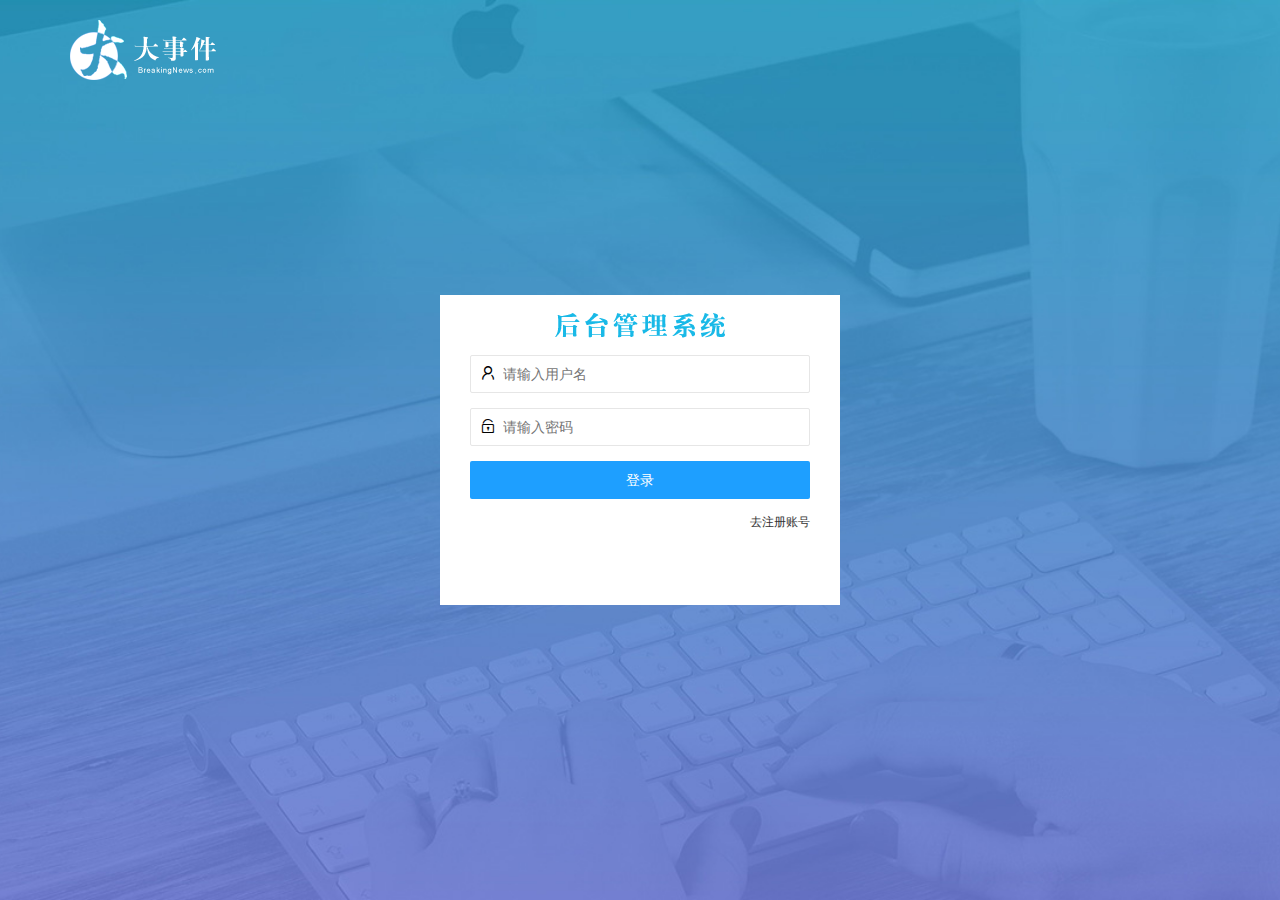
<file: login.html>
<!DOCTYPE html>
<html lang="en">

<head>
  <meta charset="UTF-8">
  <meta name="viewport" content="width=device-width, initial-scale=1.0">
  <title>大事件 登录/注册</title>
  <!-- 导入 layui -->
  <link rel="stylesheet" href="/assets/lib/layui/css/layui.css">
  <link rel="stylesheet" href="/assets/css/login.css">
</head>

<body>
  <!-- 大事件 logo -->
  <div class="layui-main">
    <img class="logoimg" src="/assets/images/logo.png" alt="logo" />
  </div>

  <!-- 登录注册区域 -->
  <div class="loginAndRegBox">
    <div class="title-box"></div>
    <!-- 登录的 div -->
    <div class="login-box">
      <!-- 登录表单 -->
      <form class="layui-form" id="form_login">
        <div class="layui-form-item">
          <i class="layui-icon layui-icon-username"></i>
          <!-- 如果需要给 input 框添加验证，需要添加 lay-verify 属性即可 -->
          <input type="text" name="username" required lay-verify="required" placeholder="请输入用户名" autocomplete="off"
            class="layui-input">
        </div>
        <div class="layui-form-item">
          <i class="layui-icon layui-icon-password"></i> 
          <input type="password" name="password" required lay-verify="required|password" placeholder="请输入密码" autocomplete="off"
            class="layui-input">
        </div>
        <div class="layui-form-item">
          <!-- 在 layui 中，普通按钮和提交按钮的唯一区域就是多了 lay-submit 这个属性 -->
          <!-- layui-btn-fluid 类名使按钮编变成流式，充满整一行 -->
          <button class="layui-btn layui-btn-fluid layui-btn-normal" lay-submit>登录</button>
        </div>
        <div class="layui-form-item links">
          <a href="javascript:;" id="link_reg">去注册账号</a>
        </div>
      </form>
    </div>

    <!-- 注册的 div -->
    <div class="reg-box">
      <!-- 注册表单 -->
      <form class="layui-form" id="form_reg">
        <div class="layui-form-item">
          <i class="layui-icon layui-icon-username"></i> 
          <input type="text" name="username" required lay-verify="required" placeholder="请输入用户名" autocomplete="off"
            class="layui-input">
        </div>
        <div class="layui-form-item">
          <i class="layui-icon layui-icon-password"></i> 
          <input type="password" name="password" required lay-verify="required|password" placeholder="请输入密码" autocomplete="off"
            class="layui-input">
        </div>
        <div class="layui-form-item">
          <i class="layui-icon layui-icon-password"></i> 
          <input type="password" name="repassword" required lay-verify="required|password|repassword" placeholder="再次确认密码" autocomplete="off"
            class="layui-input">
        </div>
        <div class="layui-form-item">
          <!-- 在 layui 中，普通按钮和提交按钮的唯一区域就是多了 lay-submit 这个属性 -->
          <!-- layui-btn-fluid 类名使按钮编变成流式，充满整一行 -->
          <button class="layui-btn layui-btn-fluid layui-btn-normal" lay-submit>注册</button>
        </div>
        <div class="layui-form-item links">
          <a href="javascript:;" id="link_login">去登录</a>
        </div>
      </form>
    </div>
  </div>

  <script src="/assets/lib/layui/layui.all.js"></script>
  <script src="/assets/lib/jquery.js"></script>
  <script src="/assets/js/baseApi.js"></script>
  <script src="/assets/js/login.js"></script>
</body>

</html>
</file>
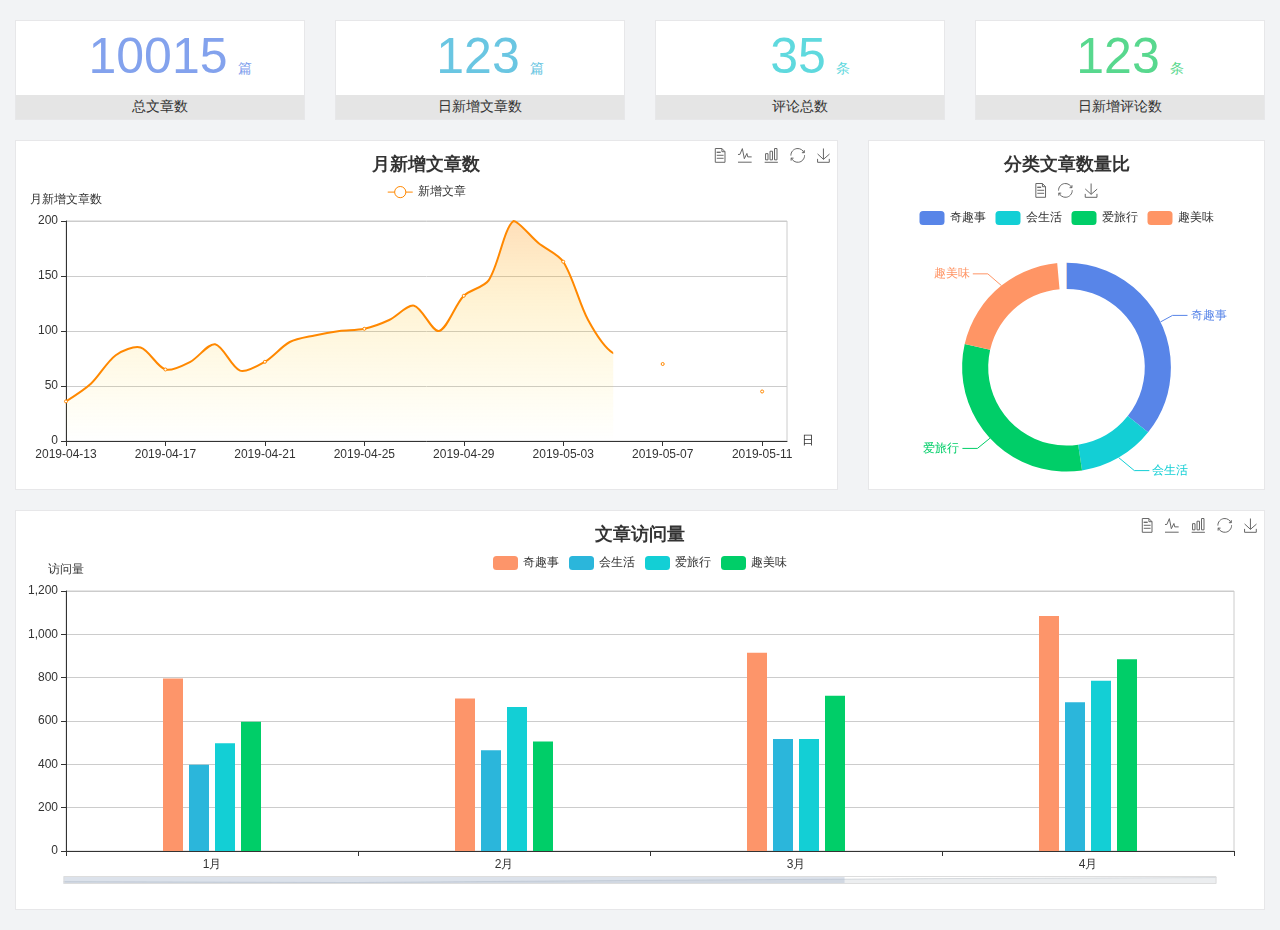
<file: home/dashboard.html>
<!DOCTYPE html>
<html lang="en">

<head>
  <meta charset="UTF-8">
  <meta name="viewport" content="width=device-width, initial-scale=1.0">
  <meta http-equiv="X-UA-Compatible" content="ie=edge">
  <title>图表统计</title>
  <link rel="stylesheet" href="../../assets/lib/bootstrap.css" />
  <link rel="stylesheet" href="../../assets/lib/main.css" />
  <script src="../../assets/lib/jquery.js"></script>
  <script type="text/javascript" src="../../assets/lib/echarts.min.js"></script>
</head>

<body>
  <div class="container-fluid">
    <div class="row spannel_list">
      <div class="col-sm-3 col-xs-6">
        <div class="spannel">
          <em>10015</em><span>篇</span>
          <b>总文章数</b>
        </div>
      </div>
      <div class="col-sm-3 col-xs-6">
        <div class="spannel scolor01">
          <em>123</em><span>篇</span>
          <b>日新增文章数</b>
        </div>
      </div>
      <div class="col-sm-3 col-xs-6">
        <div class="spannel scolor02">
          <em>35</em><span>条</span>
          <b>评论总数</b>
        </div>
      </div>
      <div class="col-sm-3 col-xs-6">
        <div class="spannel scolor03">
          <em>123</em><span>条</span>
          <b>日新增评论数</b>
        </div>
      </div>
    </div>
  </div>

  <div class="container-fluid">
    <div class="row curve-pie">
      <div class="col-lg-8 col-md-8">
        <div class="gragh_pannel" id="curve_show"></div>
      </div>
      <div class="col-lg-4 col-md-4">
        <div class="gragh_pannel" id="pie_show"></div>
      </div>
    </div>
  </div>

  <div class="container-fluid">
    <div class="column_pannel" id="column_show"></div>
  </div>

  <script>
    var oChart = echarts.init(document.getElementById('curve_show'));
    var aList_all = [
      { 'count': 36, 'date': '2019-04-13' },
      { 'count': 52, 'date': '2019-04-14' },
      { 'count': 78, 'date': '2019-04-15' },
      { 'count': 85, 'date': '2019-04-16' },
      { 'count': 65, 'date': '2019-04-17' },
      { 'count': 72, 'date': '2019-04-18' },
      { 'count': 88, 'date': '2019-04-19' },
      { 'count': 64, 'date': '2019-04-20' },
      { 'count': 72, 'date': '2019-04-21' },
      { 'count': 90, 'date': '2019-04-22' },
      { 'count': 96, 'date': '2019-04-23' },
      { 'count': 100, 'date': '2019-04-24' },
      { 'count': 102, 'date': '2019-04-25' },
      { 'count': 110, 'date': '2019-04-26' },
      { 'count': 123, 'date': '2019-04-27' },
      { 'count': 100, 'date': '2019-04-28' },
      { 'count': 132, 'date': '2019-04-29' },
      { 'count': 146, 'date': '2019-04-30' },
      { 'count': 200, 'date': '2019-05-01' },
      { 'count': 180, 'date': '2019-05-02' },
      { 'count': 163, 'date': '2019-05-03' },
      { 'count': 110, 'date': '2019-05-04' },
      { 'count': 80, 'date': '2019-05-05' },
      { 'count': 82, 'date': '2019-05-06' },
      { 'count': 70, 'date': '2019-05-07' },
      { 'count': 65, 'date': '2019-05-08' },
      { 'count': 54, 'date': '2019-05-09' },
      { 'count': 40, 'date': '2019-05-10' },
      { 'count': 45, 'date': '2019-05-11' },
      { 'count': 38, 'date': '2019-05-12' },
    ];

    let aCount = [];
    let aDate = [];

    for (var i = 0; i < aList_all.length; i++) {
      aCount.push(aList_all[i].count);
      aDate.push(aList_all[i].date);
    }

    var chartopt = {
      title: {
        text: '月新增文章数',
        left: 'center',
        top: '10'
      },
      tooltip: {
        trigger: 'axis'
      },
      legend: {
        data: ['新增文章'],
        top: '40'
      },
      toolbox: {
        show: true,
        feature: {
          mark: { show: true },
          dataView: { show: true, readOnly: false },
          magicType: { show: true, type: ['line', 'bar'] },
          restore: { show: true },
          saveAsImage: { show: true }
        }
      },
      calculable: true,
      xAxis: [
        {
          name: '日',
          type: 'category',
          boundaryGap: false,
          data: aDate
        }
      ],
      yAxis: [
        {
          name: '月新增文章数',
          type: 'value'
        }
      ],
      series: [
        {
          name: '新增文章',
          type: 'line',
          smooth: true,
          itemStyle: { normal: { areaStyle: { type: 'default' }, color: '#f80' }, lineStyle: { color: '#f80' } },
          data: aCount
        }],
      areaStyle: {
        normal: {
          color: new echarts.graphic.LinearGradient(0, 0, 0, 1, [{
            offset: 0,
            color: 'rgba(255,136,0,0.39)'
          }, {
            offset: .34,
            color: 'rgba(255,180,0,0.25)'
          }, {
            offset: 1,
            color: 'rgba(255,222,0,0.00)'
          }])

        }
      },
      grid: {
        show: true,
        x: 50,
        x2: 50,
        y: 80,
        height: 220
      }
    };

    oChart.setOption(chartopt);


    var oPie = echarts.init(document.getElementById('pie_show'));
    var oPieopt =
    {
      title: {
        top: 10,
        text: '分类文章数量比',
        x: 'center'
      },
      tooltip: {
        trigger: 'item',
        formatter: "{a} <br/>{b} : {c} ({d}%)"
      },
      color: ['#5885e8', '#13cfd5', '#00ce68', '#ff9565'],
      legend: {
        x: 'center',
        top: 65,
        data: ['奇趣事', '会生活', '爱旅行', '趣美味']
      },
      toolbox: {
        show: true,
        x: 'center',
        top: 35,
        feature: {
          mark: { show: true },
          dataView: { show: true, readOnly: false },
          magicType: {
            show: true,
            type: ['pie', 'funnel'],
            option: {
              funnel: {
                x: '25%',
                width: '50%',
                funnelAlign: 'left',
                max: 1548
              }
            }
          },
          restore: { show: true },
          saveAsImage: { show: true }
        }
      },
      calculable: true,
      series: [
        {
          name: '访问来源',
          type: 'pie',
          radius: ['45%', '60%'],
          center: ['50%', '65%'],
          data: [
            { value: 300, name: '奇趣事' },
            { value: 100, name: '会生活' },
            { value: 260, name: '爱旅行' },
            { value: 180, name: '趣美味' }
          ]
        }
      ]
    };
    oPie.setOption(oPieopt);



    var oColumn = this.echarts.init(document.getElementById('column_show'));
    var oColumnopt =
    {
      title: {
        text: '文章访问量',
        left: 'center',
        top: '10'
      },
      tooltip: {
        trigger: 'axis'
      },
      legend: {
        data: ['奇趣事', '会生活', '爱旅行', '趣美味'],
        top: '40'
      },
      toolbox: {
        show: true,
        feature: {
          mark: { show: true },
          dataView: { show: true, readOnly: false },
          magicType: { show: true, type: ['line', 'bar'] },
          restore: { show: true },
          saveAsImage: { show: true }
        }
      },
      calculable: true,
      xAxis: [
        {
          type: 'category',
          data: ['1月', '2月', '3月', '4月', '5月']
        }
      ],
      yAxis: [
        {
          name: '访问量',
          type: 'value'
        }
      ],
      series: [
        {
          name: '奇趣事',
          type: 'bar',
          barWidth: 20,
          itemStyle: {
            normal: { areaStyle: { type: 'default' }, color: '#fd956a' }
          },
          data: [800, 708, 920, 1090, 1200]
        },
        {
          name: '会生活',
          type: 'bar',
          barWidth: 20,
          itemStyle: {
            normal: { areaStyle: { type: 'default' }, color: '#2bb6db' }
          },
          data: [400, 468, 520, 690, 800]
        },
        {
          name: '爱旅行',
          type: 'bar',
          barWidth: 20,
          itemStyle: {
            normal: { areaStyle: { type: 'default' }, color: '#13cfd5' }
          },
          data: [500, 668, 520, 790, 900]
        },
        {
          name: '趣美味',
          type: 'bar',
          barWidth: 20,
          itemStyle: {
            normal: { areaStyle: { type: 'default' }, color: '#00ce68' }
          },
          data: [600, 508, 720, 890, 1000]
        }
      ],
      grid: {
        show: true,
        x: 50,
        x2: 30,
        y: 80,
        height: 260
      },
      dataZoom: [//给x轴设置滚动条
        {
          start: 0,//默认为0
          end: 100 - 1000 / 31,//默认为100
          type: 'slider',
          show: true,
          xAxisIndex: [0],
          handleSize: 0,//滑动条的 左右2个滑动条的大小
          height: 8,//组件高度
          left: 45, //左边的距离
          right: 50,//右边的距离
          bottom: 26,//右边的距离
          handleColor: '#ddd',//h滑动图标的颜色
          handleStyle: {
            borderColor: "#cacaca",
            borderWidth: "1",
            shadowBlur: 2,
            background: "#ddd",
            shadowColor: "#ddd",
          }
        }]
    };
    oColumn.setOption(oColumnopt);
  </script>
</body>

</html>
</file>
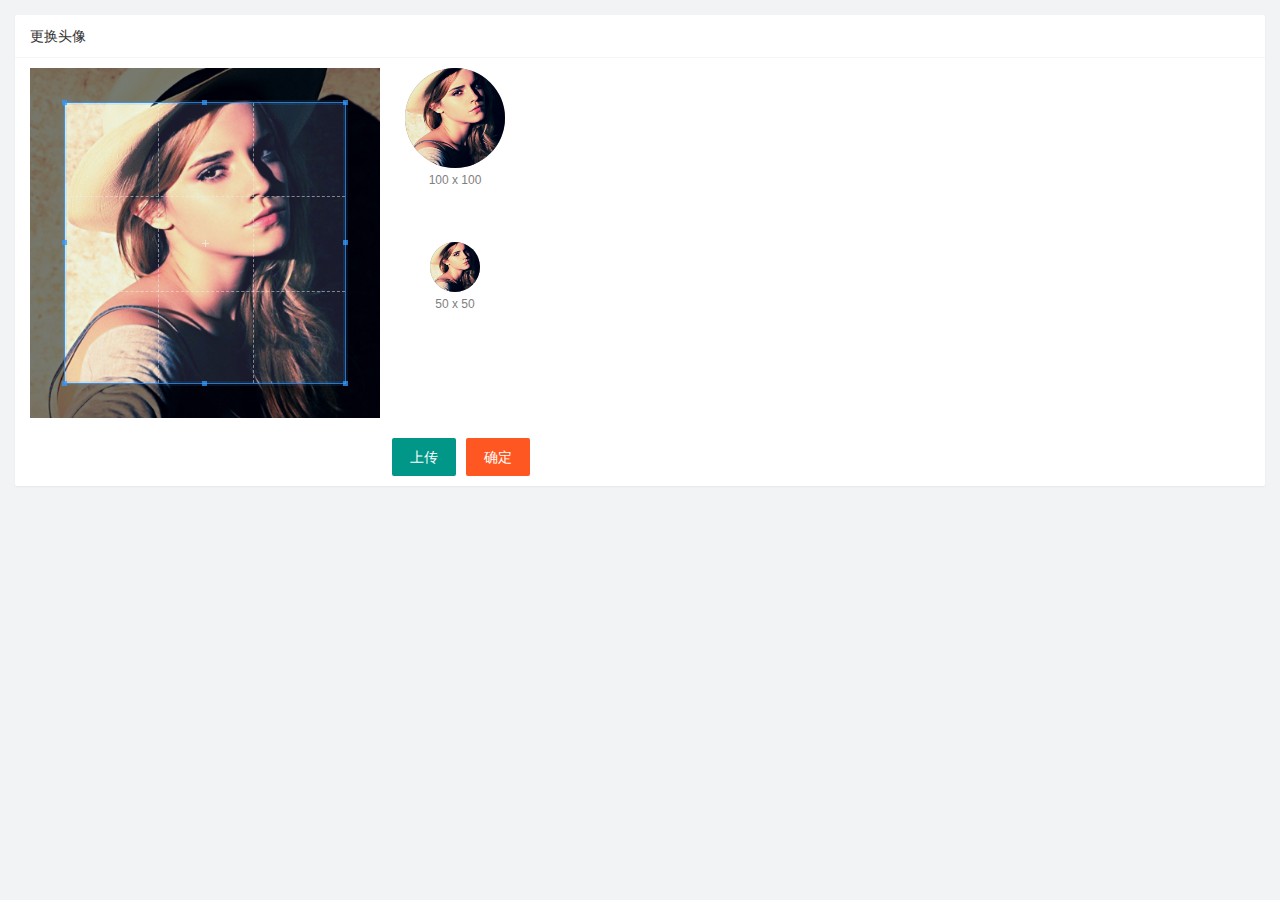
<file: user/user_avatar.html>
<!DOCTYPE html>
<html lang="en">

<head>
  <meta charset="UTF-8">
  <meta name="viewport" content="width=device-width, initial-scale=1.0">
  <title>更换头像</title>
  <link rel="stylesheet" href="/assets/lib/layui/css/layui.css">
  <link rel="stylesheet" href="/assets/lib/cropper/cropper.css" />
  <link rel="stylesheet" href="/assets/css/user/user_avatar.css">
</head>

<body>
  <div class="layui-card">
    <div class="layui-card-header">更换头像</div>
    <div class="layui-card-body">
      <!-- 第一行的图片裁剪和预览区域 -->
      <div class="row1">
        <!-- 图片裁剪区域 -->
        <div class="cropper-box">
          <!-- 这个 img 标签很重要，将来会把它初始化为裁剪区域 -->
          <img id="image" src="/assets/images/sample.jpg" />
        </div>
        <!-- 图片的预览区域 -->
        <div class="preview-box">
          <div>
            <!-- 宽高为 100px 的预览区域 -->
            <div class="img-preview w100"></div>
            <p class="size">100 x 100</p>
          </div>
          <div>
            <!-- 宽高为 50px 的预览区域 -->
            <div class="img-preview w50"></div>
            <p class="size">50 x 50</p>
          </div>
        </div>
      </div>

      <!-- 第二行的按钮区域 -->
      <div class="row2">
        <!-- accept 控制选中文件的类型 -->
        <input type="file" id="file" accept="image/png,image/jpeg">
        <button type="button" class="layui-btn" id="btnChooseImage">上传</button>
        <button type="button" class="layui-btn layui-btn-danger" id="imagePreview">确定</button>
      </div>
    </div>
  </div>

  <script src="/assets/lib/layui/layui.all.js"></script>
  <script src="/assets/lib/jquery.js"></script>
  <script src="/assets/lib/cropper/Cropper.js"></script>
  <script src="/assets/lib/cropper/jquery-cropper.js"></script>
  <script src="/assets/js/baseApi.js"></script>
  <script src="/assets/js/user/user_avatar.js"></script>
</body>

</html>
</file>
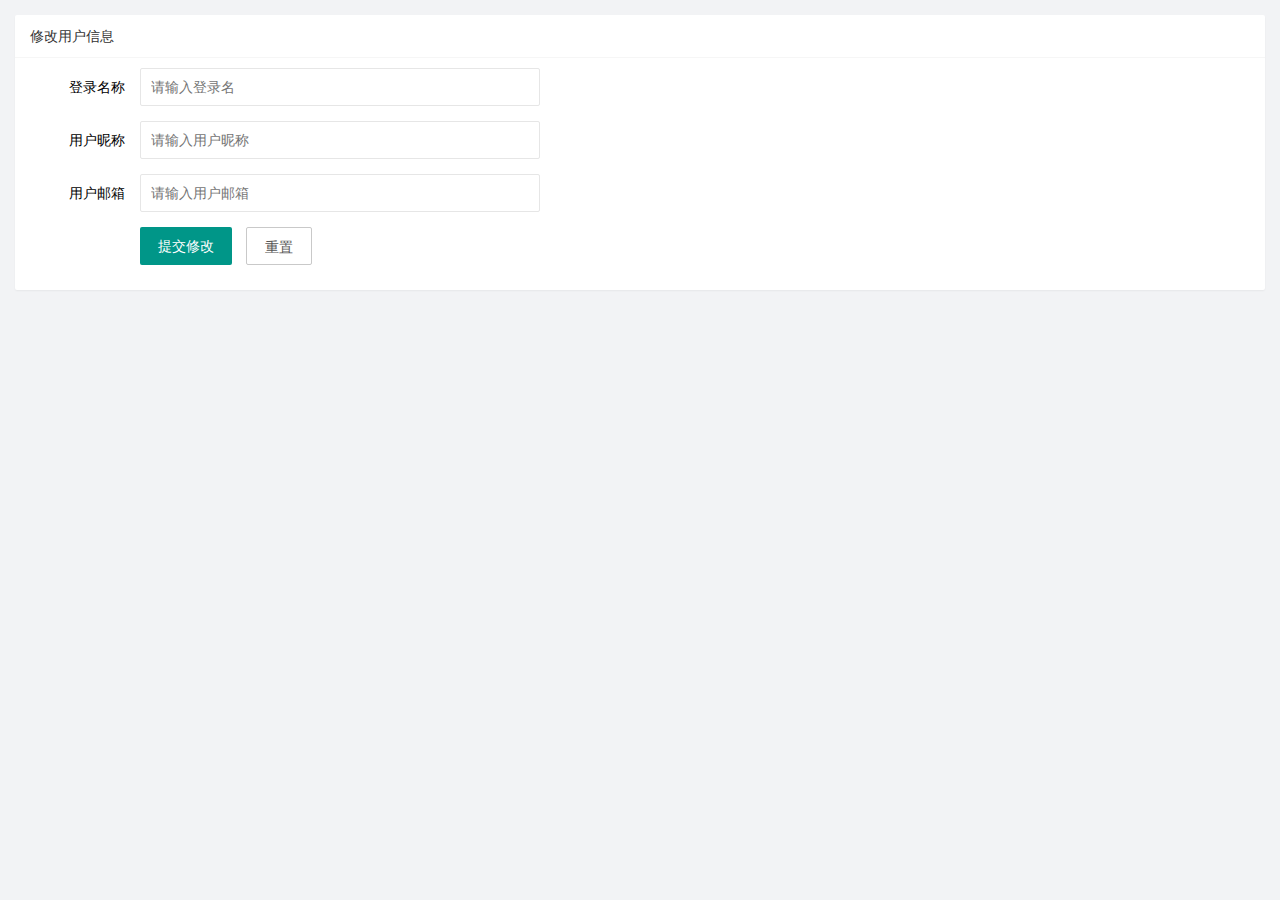
<file: user/user_info.html>
<!DOCTYPE html>
<html lang="en">

<head>
  <meta charset="UTF-8">
  <meta name="viewport" content="width=device-width, initial-scale=1.0">
  <title>基本资料</title>
  <!-- 导入 layui 样式 -->
  <link rel="stylesheet" href="/assets/lib/layui/css/layui.css">
  <!-- 导入自己的样式 -->
  <link rel="stylesheet" href="/assets/css/user/user_info.css">
</head>

<body>
  <div class="layui-card">
    <div class="layui-card-header">修改用户信息</div>
    <div class="layui-card-body">
      <form class="layui-form" id="changeUserInfo" lay-filter="formUserInfo">
        <!-- 所谓的隐藏域就是 一个 input 输入框，只不过这个 input type 属性值为 hidden -->
        <!-- 这个隐藏域在页面中是隐藏的，是看不到的，但是是存在与 DOM 中的 -->
        <!-- 作用： 一般在发送请求的时候，需要传递的 id ，但是不好声明 -->
        <!-- 所以创建一个 id ，用来保存 id 值， -->
        <!-- 这样，我们通过 $(this).serialize 就能到获取 id  -->
        <!-- 方便操作，方便取值和赋值 -->
        <input type="hidden" name="id">
        <div class="layui-form-item">
          <label class="layui-form-label">登录名称</label>
          <div class="layui-input-block">
            <input type="text" name="username" lay-verify="required" required placeholder="请输入登录名" autocomplete="off"
              class="layui-input" readonly>
          </div>
        </div>
        <div class="layui-form-item">
          <label class="layui-form-label">用户昵称</label>
          <div class="layui-input-block">
            <input type="text" name="nickname" required lay-verify="required|nickname" placeholder="请输入用户昵称" autocomplete="off"
              class="layui-input">
          </div>
        </div>
        <div class="layui-form-item">
          <label class="layui-form-label">用户邮箱</label>
          <div class="layui-input-block">
            <input type="text" name="email" required lay-verify="required|email" placeholder="请输入用户邮箱" autocomplete="off"
              class="layui-input">
          </div>
        </div>
        <div class="layui-form-item">
          <div class="layui-input-block">
            <button class="layui-btn" lay-submit lay-filter="formDemo">提交修改</button>
            <button type="reset" class="layui-btn layui-btn-primary" id="resetBtn">重置</button>
          </div>
        </div>
      </form>
    </div>
  </div>

  <script src="/assets/lib/layui/layui.all.js"></script>
  <script src="/assets/lib/jquery.js"></script>
  <script src="/assets/js/baseApi.js"></script>
  <script src="/assets/js/user/user_info.js"></script>
</body>

</html>
</file>
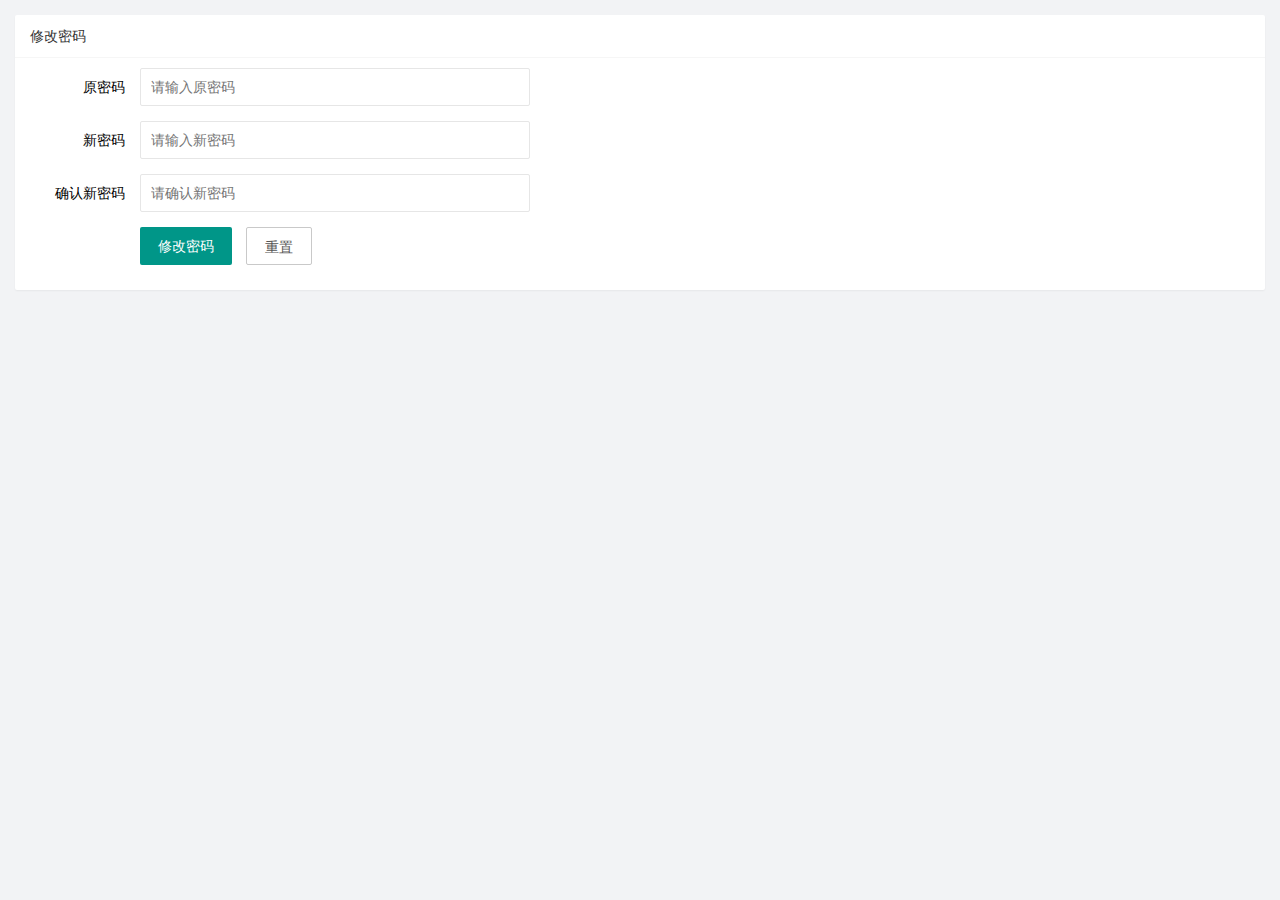
<file: user/user_pwd.html>
<!DOCTYPE html>
<html lang="en">

<head>
  <meta charset="UTF-8">
  <meta name="viewport" content="width=device-width, initial-scale=1.0">
  <title>重置密码</title>
  <link rel="stylesheet" href="/assets/lib/layui/css/layui.css">
  <link rel="stylesheet" href="/assets/css/user/user_pwd.css">
</head>

<body>
  <div class="layui-card">
    <div class="layui-card-header">修改密码</div>
    <div class="layui-card-body">
      <form class="layui-form" action="">
        <div class="layui-form-item">
          <label class="layui-form-label">原密码</label>
          <div class="layui-input-block">
            <input type="text" name="oldPwd" required  lay-verify="required|pwd" placeholder="请输入原密码" autocomplete="off" class="layui-input">
          </div>
        </div>
        <div class="layui-form-item">
          <label class="layui-form-label">新密码</label>
          <div class="layui-input-block">
            <input type="text" name="newPwd" required  lay-verify="required|pwd|samePwd" placeholder="请输入新密码" autocomplete="off" class="layui-input">
          </div>
        </div>
        <div class="layui-form-item">
          <label class="layui-form-label">确认新密码</label>
          <div class="layui-input-block">
            <input type="text" name="repwd" required  lay-verify="required|pwd|rePwd" placeholder="请确认新密码" autocomplete="off" class="layui-input">
          </div>
        </div>
        <div class="layui-form-item">
          <div class="layui-input-block">
            <button class="layui-btn" lay-submit lay-filter="formDemo">修改密码</button>
            <button type="reset" class="layui-btn layui-btn-primary">重置</button>
          </div>
        </div>
      </form>
    </div>
  </div>

  <script src="/assets/lib/layui/layui.all.js"></script>
  <script src="/assets/lib/jquery.js"></script>
  <script src="/assets/js/baseApi.js"></script>
  <script src="/assets/js/user/user_pwd.js"></script>
</body>

</html>
</file>
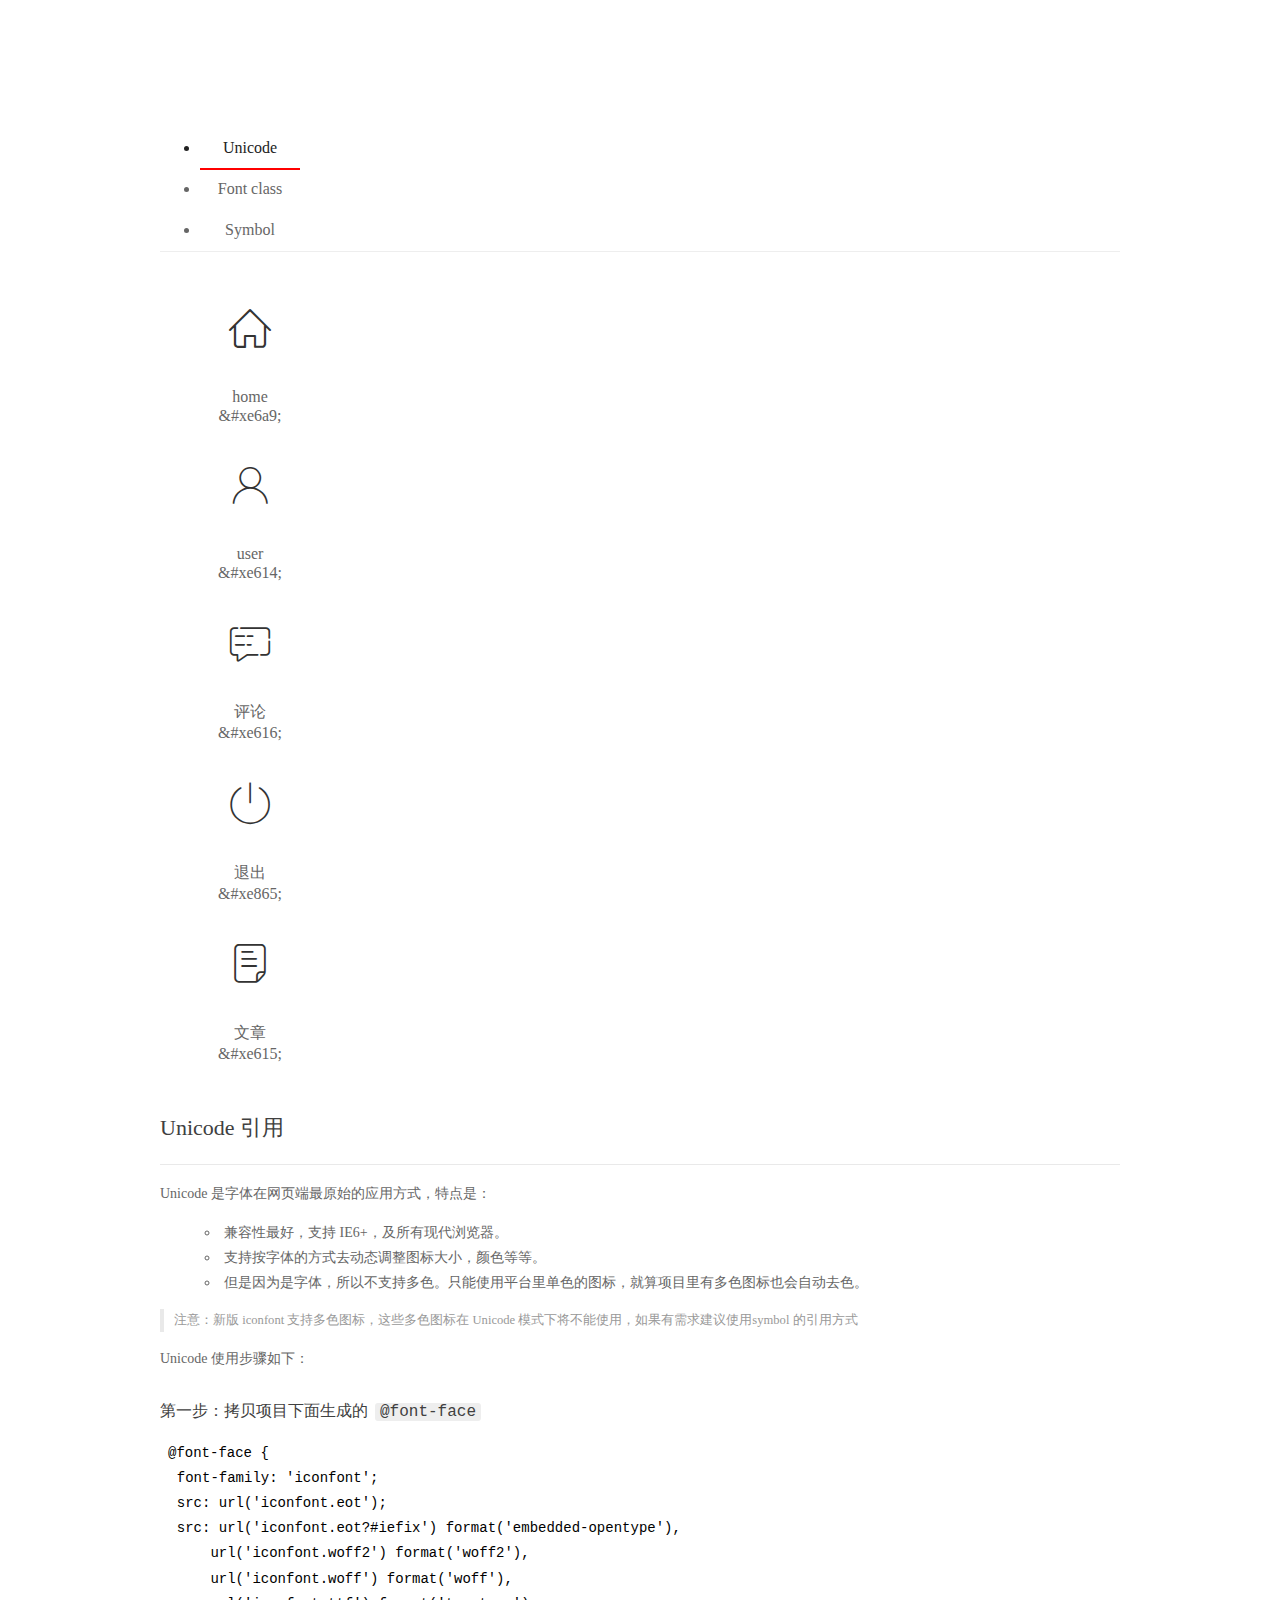
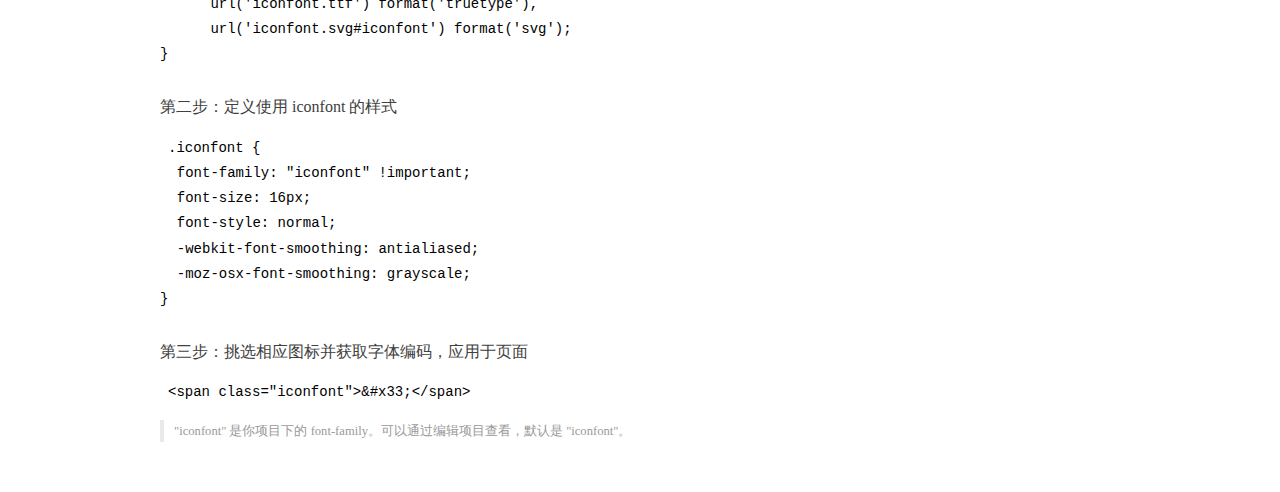
<file: assets/fonts/demo_index.html>
<!DOCTYPE html>
<html>
<head>
  <meta charset="utf-8"/>
  <title>IconFont Demo</title>
  <link rel="shortcut icon" href="https://gtms04.alicdn.com/tps/i4/TB1_oz6GVXXXXaFXpXXJDFnIXXX-64-64.ico" type="image/x-icon"/>
  <link rel="stylesheet" href="https://g.alicdn.com/thx/cube/1.3.2/cube.min.css">
  <link rel="stylesheet" href="demo.css">
  <link rel="stylesheet" href="iconfont.css">
  <script src="iconfont.js"></script>
  <!-- jQuery -->
  <script src="https://a1.alicdn.com/oss/uploads/2018/12/26/7bfddb60-08e8-11e9-9b04-53e73bb6408b.js"></script>
  <!-- 代码高亮 -->
  <script src="https://a1.alicdn.com/oss/uploads/2018/12/26/a3f714d0-08e6-11e9-8a15-ebf944d7534c.js"></script>
</head>
<body>
  <div class="main">
    <h1 class="logo"><a href="https://www.iconfont.cn/" title="iconfont 首页" target="_blank">&#xe86b;</a></h1>
    <div class="nav-tabs">
      <ul id="tabs" class="dib-box">
        <li class="dib active"><span>Unicode</span></li>
        <li class="dib"><span>Font class</span></li>
        <li class="dib"><span>Symbol</span></li>
      </ul>
      
    </div>
    <div class="tab-container">
      <div class="content unicode" style="display: block;">
          <ul class="icon_lists dib-box">
          
            <li class="dib">
              <span class="icon iconfont">&#xe6a9;</span>
                <div class="name">home</div>
                <div class="code-name">&amp;#xe6a9;</div>
              </li>
          
            <li class="dib">
              <span class="icon iconfont">&#xe614;</span>
                <div class="name">user</div>
                <div class="code-name">&amp;#xe614;</div>
              </li>
          
            <li class="dib">
              <span class="icon iconfont">&#xe616;</span>
                <div class="name">评论</div>
                <div class="code-name">&amp;#xe616;</div>
              </li>
          
            <li class="dib">
              <span class="icon iconfont">&#xe865;</span>
                <div class="name">退出</div>
                <div class="code-name">&amp;#xe865;</div>
              </li>
          
            <li class="dib">
              <span class="icon iconfont">&#xe615;</span>
                <div class="name">文章</div>
                <div class="code-name">&amp;#xe615;</div>
              </li>
          
          </ul>
          <div class="article markdown">
          <h2 id="unicode-">Unicode 引用</h2>
          <hr>

          <p>Unicode 是字体在网页端最原始的应用方式，特点是：</p>
          <ul>
            <li>兼容性最好，支持 IE6+，及所有现代浏览器。</li>
            <li>支持按字体的方式去动态调整图标大小，颜色等等。</li>
            <li>但是因为是字体，所以不支持多色。只能使用平台里单色的图标，就算项目里有多色图标也会自动去色。</li>
          </ul>
          <blockquote>
            <p>注意：新版 iconfont 支持多色图标，这些多色图标在 Unicode 模式下将不能使用，如果有需求建议使用symbol 的引用方式</p>
          </blockquote>
          <p>Unicode 使用步骤如下：</p>
          <h3 id="-font-face">第一步：拷贝项目下面生成的 <code>@font-face</code></h3>
<pre><code class="language-css"
>@font-face {
  font-family: 'iconfont';
  src: url('iconfont.eot');
  src: url('iconfont.eot?#iefix') format('embedded-opentype'),
      url('iconfont.woff2') format('woff2'),
      url('iconfont.woff') format('woff'),
      url('iconfont.ttf') format('truetype'),
      url('iconfont.svg#iconfont') format('svg');
}
</code></pre>
          <h3 id="-iconfont-">第二步：定义使用 iconfont 的样式</h3>
<pre><code class="language-css"
>.iconfont {
  font-family: "iconfont" !important;
  font-size: 16px;
  font-style: normal;
  -webkit-font-smoothing: antialiased;
  -moz-osx-font-smoothing: grayscale;
}
</code></pre>
          <h3 id="-">第三步：挑选相应图标并获取字体编码，应用于页面</h3>
<pre>
<code class="language-html"
>&lt;span class="iconfont"&gt;&amp;#x33;&lt;/span&gt;
</code></pre>
          <blockquote>
            <p>"iconfont" 是你项目下的 font-family。可以通过编辑项目查看，默认是 "iconfont"。</p>
          </blockquote>
          </div>
      </div>
      <div class="content font-class">
        <ul class="icon_lists dib-box">
          
          <li class="dib">
            <span class="icon iconfont icon-home"></span>
            <div class="name">
              home
            </div>
            <div class="code-name">.icon-home
            </div>
          </li>
          
          <li class="dib">
            <span class="icon iconfont icon-user"></span>
            <div class="name">
              user
            </div>
            <div class="code-name">.icon-user
            </div>
          </li>
          
          <li class="dib">
            <span class="icon iconfont icon-pinglun"></span>
            <div class="name">
              评论
            </div>
            <div class="code-name">.icon-pinglun
            </div>
          </li>
          
          <li class="dib">
            <span class="icon iconfont icon-tuichu"></span>
            <div class="name">
              退出
            </div>
            <div class="code-name">.icon-tuichu
            </div>
          </li>
          
          <li class="dib">
            <span class="icon iconfont icon-16"></span>
            <div class="name">
              文章
            </div>
            <div class="code-name">.icon-16
            </div>
          </li>
          
        </ul>
        <div class="article markdown">
        <h2 id="font-class-">font-class 引用</h2>
        <hr>

        <p>font-class 是 Unicode 使用方式的一种变种，主要是解决 Unicode 书写不直观，语意不明确的问题。</p>
        <p>与 Unicode 使用方式相比，具有如下特点：</p>
        <ul>
          <li>兼容性良好，支持 IE8+，及所有现代浏览器。</li>
          <li>相比于 Unicode 语意明确，书写更直观。可以很容易分辨这个 icon 是什么。</li>
          <li>因为使用 class 来定义图标，所以当要替换图标时，只需要修改 class 里面的 Unicode 引用。</li>
          <li>不过因为本质上还是使用的字体，所以多色图标还是不支持的。</li>
        </ul>
        <p>使用步骤如下：</p>
        <h3 id="-fontclass-">第一步：引入项目下面生成的 fontclass 代码：</h3>
<pre><code class="language-html">&lt;link rel="stylesheet" href="./iconfont.css"&gt;
</code></pre>
        <h3 id="-">第二步：挑选相应图标并获取类名，应用于页面：</h3>
<pre><code class="language-html">&lt;span class="iconfont icon-xxx"&gt;&lt;/span&gt;
</code></pre>
        <blockquote>
          <p>"
            iconfont" 是你项目下的 font-family。可以通过编辑项目查看，默认是 "iconfont"。</p>
        </blockquote>
      </div>
      </div>
      <div class="content symbol">
          <ul class="icon_lists dib-box">
          
            <li class="dib">
                <svg class="icon svg-icon" aria-hidden="true">
                  <use xlink:href="#icon-home"></use>
                </svg>
                <div class="name">home</div>
                <div class="code-name">#icon-home</div>
            </li>
          
            <li class="dib">
                <svg class="icon svg-icon" aria-hidden="true">
                  <use xlink:href="#icon-user"></use>
                </svg>
                <div class="name">user</div>
                <div class="code-name">#icon-user</div>
            </li>
          
            <li class="dib">
                <svg class="icon svg-icon" aria-hidden="true">
                  <use xlink:href="#icon-pinglun"></use>
                </svg>
                <div class="name">评论</div>
                <div class="code-name">#icon-pinglun</div>
            </li>
          
            <li class="dib">
                <svg class="icon svg-icon" aria-hidden="true">
                  <use xlink:href="#icon-tuichu"></use>
                </svg>
                <div class="name">退出</div>
                <div class="code-name">#icon-tuichu</div>
            </li>
          
            <li class="dib">
                <svg class="icon svg-icon" aria-hidden="true">
                  <use xlink:href="#icon-16"></use>
                </svg>
                <div class="name">文章</div>
                <div class="code-name">#icon-16</div>
            </li>
          
          </ul>
          <div class="article markdown">
          <h2 id="symbol-">Symbol 引用</h2>
          <hr>

          <p>这是一种全新的使用方式，应该说这才是未来的主流，也是平台目前推荐的用法。相关介绍可以参考这篇<a href="">文章</a>
            这种用法其实是做了一个 SVG 的集合，与另外两种相比具有如下特点：</p>
          <ul>
            <li>支持多色图标了，不再受单色限制。</li>
            <li>通过一些技巧，支持像字体那样，通过 <code>font-size</code>, <code>color</code> 来调整样式。</li>
            <li>兼容性较差，支持 IE9+，及现代浏览器。</li>
            <li>浏览器渲染 SVG 的性能一般，还不如 png。</li>
          </ul>
          <p>使用步骤如下：</p>
          <h3 id="-symbol-">第一步：引入项目下面生成的 symbol 代码：</h3>
<pre><code class="language-html">&lt;script src="./iconfont.js"&gt;&lt;/script&gt;
</code></pre>
          <h3 id="-css-">第二步：加入通用 CSS 代码（引入一次就行）：</h3>
<pre><code class="language-html">&lt;style&gt;
.icon {
  width: 1em;
  height: 1em;
  vertical-align: -0.15em;
  fill: currentColor;
  overflow: hidden;
}
&lt;/style&gt;
</code></pre>
          <h3 id="-">第三步：挑选相应图标并获取类名，应用于页面：</h3>
<pre><code class="language-html">&lt;svg class="icon" aria-hidden="true"&gt;
  &lt;use xlink:href="#icon-xxx"&gt;&lt;/use&gt;
&lt;/svg&gt;
</code></pre>
          </div>
      </div>

    </div>
  </div>
  <script>
  $(document).ready(function () {
      $('.tab-container .content:first').show()

      $('#tabs li').click(function (e) {
        var tabContent = $('.tab-container .content')
        var index = $(this).index()

        if ($(this).hasClass('active')) {
          return
        } else {
          $('#tabs li').removeClass('active')
          $(this).addClass('active')

          tabContent.hide().eq(index).fadeIn()
        }
      })
    })
  </script>
</body>
</html>
</file>
<file: assets/lib/layui/css/layui.css>
/** layui-v2.5.5 MIT License By https://www.layui.com */
 .layui-inline,img{display:inline-block;vertical-align:middle}h1,h2,h3,h4,h5,h6{font-weight:400}.layui-edge,.layui-header,.layui-inline,.layui-main{position:relative}.layui-body,.layui-edge,.layui-elip{overflow:hidden}.layui-btn,.layui-edge,.layui-inline,img{vertical-align:middle}.layui-btn,.layui-disabled,.layui-icon,.layui-unselect{-moz-user-select:none;-webkit-user-select:none;-ms-user-select:none}.layui-elip,.layui-form-checkbox span,.layui-form-pane .layui-form-label{text-overflow:ellipsis;white-space:nowrap}.layui-breadcrumb,.layui-tree-btnGroup{visibility:hidden}blockquote,body,button,dd,div,dl,dt,form,h1,h2,h3,h4,h5,h6,input,li,ol,p,pre,td,textarea,th,ul{margin:0;padding:0;-webkit-tap-highlight-color:rgba(0,0,0,0)}a:active,a:hover{outline:0}img{border:none}li{list-style:none}table{border-collapse:collapse;border-spacing:0}h4,h5,h6{font-size:100%}button,input,optgroup,option,select,textarea{font-family:inherit;font-size:inherit;font-style:inherit;font-weight:inherit;outline:0}pre{white-space:pre-wrap;white-space:-moz-pre-wrap;white-space:-pre-wrap;white-space:-o-pre-wrap;word-wrap:break-word}body{line-height:24px;font:14px Helvetica Neue,Helvetica,PingFang SC,Tahoma,Arial,sans-serif}hr{height:1px;margin:10px 0;border:0;clear:both}a{color:#333;text-decoration:none}a:hover{color:#777}a cite{font-style:normal;*cursor:pointer}.layui-border-box,.layui-border-box *{box-sizing:border-box}.layui-box,.layui-box *{box-sizing:content-box}.layui-clear{clear:both;*zoom:1}.layui-clear:after{content:'\20';clear:both;*zoom:1;display:block;height:0}.layui-inline{*display:inline;*zoom:1}.layui-edge{display:inline-block;width:0;height:0;border-width:6px;border-style:dashed;border-color:transparent}.layui-edge-top{top:-4px;border-bottom-color:#999;border-bottom-style:solid}.layui-edge-right{border-left-color:#999;border-left-style:solid}.layui-edge-bottom{top:2px;border-top-color:#999;border-top-style:solid}.layui-edge-left{border-right-color:#999;border-right-style:solid}.layui-disabled,.layui-disabled:hover{color:#d2d2d2!important;cursor:not-allowed!important}.layui-circle{border-radius:100%}.layui-show{display:block!important}.layui-hide{display:none!important}@font-face{font-family:layui-icon;src:url(../font/iconfont.eot?v=250);src:url(../font/iconfont.eot?v=250#iefix) format('embedded-opentype'),url(../font/iconfont.woff2?v=250) format('woff2'),url(../font/iconfont.woff?v=250) format('woff'),url(../font/iconfont.ttf?v=250) format('truetype'),url(../font/iconfont.svg?v=250#layui-icon) format('svg')}.layui-icon{font-family:layui-icon!important;font-size:16px;font-style:normal;-webkit-font-smoothing:antialiased;-moz-osx-font-smoothing:grayscale}.layui-icon-reply-fill:before{content:"\e611"}.layui-icon-set-fill:before{content:"\e614"}.layui-icon-menu-fill:before{content:"\e60f"}.layui-icon-search:before{content:"\e615"}.layui-icon-share:before{content:"\e641"}.layui-icon-set-sm:before{content:"\e620"}.layui-icon-engine:before{content:"\e628"}.layui-icon-close:before{content:"\1006"}.layui-icon-close-fill:before{content:"\1007"}.layui-icon-chart-screen:before{content:"\e629"}.layui-icon-star:before{content:"\e600"}.layui-icon-circle-dot:before{content:"\e617"}.layui-icon-chat:before{content:"\e606"}.layui-icon-release:before{content:"\e609"}.layui-icon-list:before{content:"\e60a"}.layui-icon-chart:before{content:"\e62c"}.layui-icon-ok-circle:before{content:"\1005"}.layui-icon-layim-theme:before{content:"\e61b"}.layui-icon-table:before{content:"\e62d"}.layui-icon-right:before{content:"\e602"}.layui-icon-left:before{content:"\e603"}.layui-icon-cart-simple:before{content:"\e698"}.layui-icon-face-cry:before{content:"\e69c"}.layui-icon-face-smile:before{content:"\e6af"}.layui-icon-survey:before{content:"\e6b2"}.layui-icon-tree:before{content:"\e62e"}.layui-icon-upload-circle:before{content:"\e62f"}.layui-icon-add-circle:before{content:"\e61f"}.layui-icon-download-circle:before{content:"\e601"}.layui-icon-templeate-1:before{content:"\e630"}.layui-icon-util:before{content:"\e631"}.layui-icon-face-surprised:before{content:"\e664"}.layui-icon-edit:before{content:"\e642"}.layui-icon-speaker:before{content:"\e645"}.layui-icon-down:before{content:"\e61a"}.layui-icon-file:before{content:"\e621"}.layui-icon-layouts:before{content:"\e632"}.layui-icon-rate-half:before{content:"\e6c9"}.layui-icon-add-circle-fine:before{content:"\e608"}.layui-icon-prev-circle:before{content:"\e633"}.layui-icon-read:before{content:"\e705"}.layui-icon-404:before{content:"\e61c"}.layui-icon-carousel:before{content:"\e634"}.layui-icon-help:before{content:"\e607"}.layui-icon-code-circle:before{content:"\e635"}.layui-icon-water:before{content:"\e636"}.layui-icon-username:before{content:"\e66f"}.layui-icon-find-fill:before{content:"\e670"}.layui-icon-about:before{content:"\e60b"}.layui-icon-location:before{content:"\e715"}.layui-icon-up:before{content:"\e619"}.layui-icon-pause:before{content:"\e651"}.layui-icon-date:before{content:"\e637"}.layui-icon-layim-uploadfile:before{content:"\e61d"}.layui-icon-delete:before{content:"\e640"}.layui-icon-play:before{content:"\e652"}.layui-icon-top:before{content:"\e604"}.layui-icon-friends:before{content:"\e612"}.layui-icon-refresh-3:before{content:"\e9aa"}.layui-icon-ok:before{content:"\e605"}.layui-icon-layer:before{content:"\e638"}.layui-icon-face-smile-fine:before{content:"\e60c"}.layui-icon-dollar:before{content:"\e659"}.layui-icon-group:before{content:"\e613"}.layui-icon-layim-download:before{content:"\e61e"}.layui-icon-picture-fine:before{content:"\e60d"}.layui-icon-link:before{content:"\e64c"}.layui-icon-diamond:before{content:"\e735"}.layui-icon-log:before{content:"\e60e"}.layui-icon-rate-solid:before{content:"\e67a"}.layui-icon-fonts-del:before{content:"\e64f"}.layui-icon-unlink:before{content:"\e64d"}.layui-icon-fonts-clear:before{content:"\e639"}.layui-icon-triangle-r:before{content:"\e623"}.layui-icon-circle:before{content:"\e63f"}.layui-icon-radio:before{content:"\e643"}.layui-icon-align-center:before{content:"\e647"}.layui-icon-align-right:before{content:"\e648"}.layui-icon-align-left:before{content:"\e649"}.layui-icon-loading-1:before{content:"\e63e"}.layui-icon-return:before{content:"\e65c"}.layui-icon-fonts-strong:before{content:"\e62b"}.layui-icon-upload:before{content:"\e67c"}.layui-icon-dialogue:before{content:"\e63a"}.layui-icon-video:before{content:"\e6ed"}.layui-icon-headset:before{content:"\e6fc"}.layui-icon-cellphone-fine:before{content:"\e63b"}.layui-icon-add-1:before{content:"\e654"}.layui-icon-face-smile-b:before{content:"\e650"}.layui-icon-fonts-html:before{content:"\e64b"}.layui-icon-form:before{content:"\e63c"}.layui-icon-cart:before{content:"\e657"}.layui-icon-camera-fill:before{content:"\e65d"}.layui-icon-tabs:before{content:"\e62a"}.layui-icon-fonts-code:before{content:"\e64e"}.layui-icon-fire:before{content:"\e756"}.layui-icon-set:before{content:"\e716"}.layui-icon-fonts-u:before{content:"\e646"}.layui-icon-triangle-d:before{content:"\e625"}.layui-icon-tips:before{content:"\e702"}.layui-icon-picture:before{content:"\e64a"}.layui-icon-more-vertical:before{content:"\e671"}.layui-icon-flag:before{content:"\e66c"}.layui-icon-loading:before{content:"\e63d"}.layui-icon-fonts-i:before{content:"\e644"}.layui-icon-refresh-1:before{content:"\e666"}.layui-icon-rmb:before{content:"\e65e"}.layui-icon-home:before{content:"\e68e"}.layui-icon-user:before{content:"\e770"}.layui-icon-notice:before{content:"\e667"}.layui-icon-login-weibo:before{content:"\e675"}.layui-icon-voice:before{content:"\e688"}.layui-icon-upload-drag:before{content:"\e681"}.layui-icon-login-qq:before{content:"\e676"}.layui-icon-snowflake:before{content:"\e6b1"}.layui-icon-file-b:before{content:"\e655"}.layui-icon-template:before{content:"\e663"}.layui-icon-auz:before{content:"\e672"}.layui-icon-console:before{content:"\e665"}.layui-icon-app:before{content:"\e653"}.layui-icon-prev:before{content:"\e65a"}.layui-icon-website:before{content:"\e7ae"}.layui-icon-next:before{content:"\e65b"}.layui-icon-component:before{content:"\e857"}.layui-icon-more:before{content:"\e65f"}.layui-icon-login-wechat:before{content:"\e677"}.layui-icon-shrink-right:before{content:"\e668"}.layui-icon-spread-left:before{content:"\e66b"}.layui-icon-camera:before{content:"\e660"}.layui-icon-note:before{content:"\e66e"}.layui-icon-refresh:before{content:"\e669"}.layui-icon-female:before{content:"\e661"}.layui-icon-male:before{content:"\e662"}.layui-icon-password:before{content:"\e673"}.layui-icon-senior:before{content:"\e674"}.layui-icon-theme:before{content:"\e66a"}.layui-icon-tread:before{content:"\e6c5"}.layui-icon-praise:before{content:"\e6c6"}.layui-icon-star-fill:before{content:"\e658"}.layui-icon-rate:before{content:"\e67b"}.layui-icon-template-1:before{content:"\e656"}.layui-icon-vercode:before{content:"\e679"}.layui-icon-cellphone:before{content:"\e678"}.layui-icon-screen-full:before{content:"\e622"}.layui-icon-screen-restore:before{content:"\e758"}.layui-icon-cols:before{content:"\e610"}.layui-icon-export:before{content:"\e67d"}.layui-icon-print:before{content:"\e66d"}.layui-icon-slider:before{content:"\e714"}.layui-icon-addition:before{content:"\e624"}.layui-icon-subtraction:before{content:"\e67e"}.layui-icon-service:before{content:"\e626"}.layui-icon-transfer:before{content:"\e691"}.layui-main{width:1140px;margin:0 auto}.layui-header{z-index:1000;height:60px}.layui-header a:hover{transition:all .5s;-webkit-transition:all .5s}.layui-side{position:fixed;left:0;top:0;bottom:0;z-index:999;width:200px;overflow-x:hidden}.layui-side-scroll{position:relative;width:220px;height:100%;overflow-x:hidden}.layui-body{position:absolute;left:200px;right:0;top:0;bottom:0;z-index:998;width:auto;overflow-y:auto;box-sizing:border-box}.layui-layout-body{overflow:hidden}.layui-layout-admin .layui-header{background-color:#23262E}.layui-layout-admin .layui-side{top:60px;width:200px;overflow-x:hidden}.layui-layout-admin .layui-body{position:fixed;top:60px;bottom:44px}.layui-layout-admin .layui-main{width:auto;margin:0 15px}.layui-layout-admin .layui-footer{position:fixed;left:200px;right:0;bottom:0;height:44px;line-height:44px;padding:0 15px;background-color:#eee}.layui-layout-admin .layui-logo{position:absolute;left:0;top:0;width:200px;height:100%;line-height:60px;text-align:center;color:#009688;font-size:16px}.layui-layout-admin .layui-header .layui-nav{background:0 0}.layui-layout-left{position:absolute!important;left:200px;top:0}.layui-layout-right{position:absolute!important;right:0;top:0}.layui-container{position:relative;margin:0 auto;padding:0 15px;box-sizing:border-box}.layui-fluid{position:relative;margin:0 auto;padding:0 15px}.layui-row:after,.layui-row:before{content:'';display:block;clear:both}.layui-col-lg1,.layui-col-lg10,.layui-col-lg11,.layui-col-lg12,.layui-col-lg2,.layui-col-lg3,.layui-col-lg4,.layui-col-lg5,.layui-col-lg6,.layui-col-lg7,.layui-col-lg8,.layui-col-lg9,.layui-col-md1,.layui-col-md10,.layui-col-md11,.layui-col-md12,.layui-col-md2,.layui-col-md3,.layui-col-md4,.layui-col-md5,.layui-col-md6,.layui-col-md7,.layui-col-md8,.layui-col-md9,.layui-col-sm1,.layui-col-sm10,.layui-col-sm11,.layui-col-sm12,.layui-col-sm2,.layui-col-sm3,.layui-col-sm4,.layui-col-sm5,.layui-col-sm6,.layui-col-sm7,.layui-col-sm8,.layui-col-sm9,.layui-col-xs1,.layui-col-xs10,.layui-col-xs11,.layui-col-xs12,.layui-col-xs2,.layui-col-xs3,.layui-col-xs4,.layui-col-xs5,.layui-col-xs6,.layui-col-xs7,.layui-col-xs8,.layui-col-xs9{position:relative;display:block;box-sizing:border-box}.layui-col-xs1,.layui-col-xs10,.layui-col-xs11,.layui-col-xs12,.layui-col-xs2,.layui-col-xs3,.layui-col-xs4,.layui-col-xs5,.layui-col-xs6,.layui-col-xs7,.layui-col-xs8,.layui-col-xs9{float:left}.layui-col-xs1{width:8.33333333%}.layui-col-xs2{width:16.66666667%}.layui-col-xs3{width:25%}.layui-col-xs4{width:33.33333333%}.layui-col-xs5{width:41.66666667%}.layui-col-xs6{width:50%}.layui-col-xs7{width:58.33333333%}.layui-col-xs8{width:66.66666667%}.layui-col-xs9{width:75%}.layui-col-xs10{width:83.33333333%}.layui-col-xs11{width:91.66666667%}.layui-col-xs12{width:100%}.layui-col-xs-offset1{margin-left:8.33333333%}.layui-col-xs-offset2{margin-left:16.66666667%}.layui-col-xs-offset3{margin-left:25%}.layui-col-xs-offset4{margin-left:33.33333333%}.layui-col-xs-offset5{margin-left:41.66666667%}.layui-col-xs-offset6{margin-left:50%}.layui-col-xs-offset7{margin-left:58.33333333%}.layui-col-xs-offset8{margin-left:66.66666667%}.layui-col-xs-offset9{margin-left:75%}.layui-col-xs-offset10{margin-left:83.33333333%}.layui-col-xs-offset11{margin-left:91.66666667%}.layui-col-xs-offset12{margin-left:100%}@media screen and (max-width:768px){.layui-hide-xs{display:none!important}.layui-show-xs-block{display:block!important}.layui-show-xs-inline{display:inline!important}.layui-show-xs-inline-block{display:inline-block!important}}@media screen and (min-width:768px){.layui-container{width:750px}.layui-hide-sm{display:none!important}.layui-show-sm-block{display:block!important}.layui-show-sm-inline{display:inline!important}.layui-show-sm-inline-block{display:inline-block!important}.layui-col-sm1,.layui-col-sm10,.layui-col-sm11,.layui-col-sm12,.layui-col-sm2,.layui-col-sm3,.layui-col-sm4,.layui-col-sm5,.layui-col-sm6,.layui-col-sm7,.layui-col-sm8,.layui-col-sm9{float:left}.layui-col-sm1{width:8.33333333%}.layui-col-sm2{width:16.66666667%}.layui-col-sm3{width:25%}.layui-col-sm4{width:33.33333333%}.layui-col-sm5{width:41.66666667%}.layui-col-sm6{width:50%}.layui-col-sm7{width:58.33333333%}.layui-col-sm8{width:66.66666667%}.layui-col-sm9{width:75%}.layui-col-sm10{width:83.33333333%}.layui-col-sm11{width:91.66666667%}.layui-col-sm12{width:100%}.layui-col-sm-offset1{margin-left:8.33333333%}.layui-col-sm-offset2{margin-left:16.66666667%}.layui-col-sm-offset3{margin-left:25%}.layui-col-sm-offset4{margin-left:33.33333333%}.layui-col-sm-offset5{margin-left:41.66666667%}.layui-col-sm-offset6{margin-left:50%}.layui-col-sm-offset7{margin-left:58.33333333%}.layui-col-sm-offset8{margin-left:66.66666667%}.layui-col-sm-offset9{margin-left:75%}.layui-col-sm-offset10{margin-left:83.33333333%}.layui-col-sm-offset11{margin-left:91.66666667%}.layui-col-sm-offset12{margin-left:100%}}@media screen and (min-width:992px){.layui-container{width:970px}.layui-hide-md{display:none!important}.layui-show-md-block{display:block!important}.layui-show-md-inline{display:inline!important}.layui-show-md-inline-block{display:inline-block!important}.layui-col-md1,.layui-col-md10,.layui-col-md11,.layui-col-md12,.layui-col-md2,.layui-col-md3,.layui-col-md4,.layui-col-md5,.layui-col-md6,.layui-col-md7,.layui-col-md8,.layui-col-md9{float:left}.layui-col-md1{width:8.33333333%}.layui-col-md2{width:16.66666667%}.layui-col-md3{width:25%}.layui-col-md4{width:33.33333333%}.layui-col-md5{width:41.66666667%}.layui-col-md6{width:50%}.layui-col-md7{width:58.33333333%}.layui-col-md8{width:66.66666667%}.layui-col-md9{width:75%}.layui-col-md10{width:83.33333333%}.layui-col-md11{width:91.66666667%}.layui-col-md12{width:100%}.layui-col-md-offset1{margin-left:8.33333333%}.layui-col-md-offset2{margin-left:16.66666667%}.layui-col-md-offset3{margin-left:25%}.layui-col-md-offset4{margin-left:33.33333333%}.layui-col-md-offset5{margin-left:41.66666667%}.layui-col-md-offset6{margin-left:50%}.layui-col-md-offset7{margin-left:58.33333333%}.layui-col-md-offset8{margin-left:66.66666667%}.layui-col-md-offset9{margin-left:75%}.layui-col-md-offset10{margin-left:83.33333333%}.layui-col-md-offset11{margin-left:91.66666667%}.layui-col-md-offset12{margin-left:100%}}@media screen and (min-width:1200px){.layui-container{width:1170px}.layui-hide-lg{display:none!important}.layui-show-lg-block{display:block!important}.layui-show-lg-inline{display:inline!important}.layui-show-lg-inline-block{display:inline-block!important}.layui-col-lg1,.layui-col-lg10,.layui-col-lg11,.layui-col-lg12,.layui-col-lg2,.layui-col-lg3,.layui-col-lg4,.layui-col-lg5,.layui-col-lg6,.layui-col-lg7,.layui-col-lg8,.layui-col-lg9{float:left}.layui-col-lg1{width:8.33333333%}.layui-col-lg2{width:16.66666667%}.layui-col-lg3{width:25%}.layui-col-lg4{width:33.33333333%}.layui-col-lg5{width:41.66666667%}.layui-col-lg6{width:50%}.layui-col-lg7{width:58.33333333%}.layui-col-lg8{width:66.66666667%}.layui-col-lg9{width:75%}.layui-col-lg10{width:83.33333333%}.layui-col-lg11{width:91.66666667%}.layui-col-lg12{width:100%}.layui-col-lg-offset1{margin-left:8.33333333%}.layui-col-lg-offset2{margin-left:16.66666667%}.layui-col-lg-offset3{margin-left:25%}.layui-col-lg-offset4{margin-left:33.33333333%}.layui-col-lg-offset5{margin-left:41.66666667%}.layui-col-lg-offset6{margin-left:50%}.layui-col-lg-offset7{margin-left:58.33333333%}.layui-col-lg-offset8{margin-left:66.66666667%}.layui-col-lg-offset9{margin-left:75%}.layui-col-lg-offset10{margin-left:83.33333333%}.layui-col-lg-offset11{margin-left:91.66666667%}.layui-col-lg-offset12{margin-left:100%}}.layui-col-space1{margin:-.5px}.layui-col-space1>*{padding:.5px}.layui-col-space3{margin:-1.5px}.layui-col-space3>*{padding:1.5px}.layui-col-space5{margin:-2.5px}.layui-col-space5>*{padding:2.5px}.layui-col-space8{margin:-3.5px}.layui-col-space8>*{padding:3.5px}.layui-col-space10{margin:-5px}.layui-col-space10>*{padding:5px}.layui-col-space12{margin:-6px}.layui-col-space12>*{padding:6px}.layui-col-space15{margin:-7.5px}.layui-col-space15>*{padding:7.5px}.layui-col-space18{margin:-9px}.layui-col-space18>*{padding:9px}.layui-col-space20{margin:-10px}.layui-col-space20>*{padding:10px}.layui-col-space22{margin:-11px}.layui-col-space22>*{padding:11px}.layui-col-space25{margin:-12.5px}.layui-col-space25>*{padding:12.5px}.layui-col-space30{margin:-15px}.layui-col-space30>*{padding:15px}.layui-btn,.layui-input,.layui-select,.layui-textarea,.layui-upload-button{outline:0;-webkit-appearance:none;transition:all .3s;-webkit-transition:all .3s;box-sizing:border-box}.layui-elem-quote{margin-bottom:10px;padding:15px;line-height:22px;border-left:5px solid #009688;border-radius:0 2px 2px 0;background-color:#f2f2f2}.layui-quote-nm{border-style:solid;border-width:1px 1px 1px 5px;background:0 0}.layui-elem-field{margin-bottom:10px;padding:0;border-width:1px;border-style:solid}.layui-elem-field legend{margin-left:20px;padding:0 10px;font-size:20px;font-weight:300}.layui-field-title{margin:10px 0 20px;border-width:1px 0 0}.layui-field-box{padding:10px 15px}.layui-field-title .layui-field-box{padding:10px 0}.layui-progress{position:relative;height:6px;border-radius:20px;background-color:#e2e2e2}.layui-progress-bar{position:absolute;left:0;top:0;width:0;max-width:100%;height:6px;border-radius:20px;text-align:right;background-color:#5FB878;transition:all .3s;-webkit-transition:all .3s}.layui-progress-big,.layui-progress-big .layui-progress-bar{height:18px;line-height:18px}.layui-progress-text{position:relative;top:-20px;line-height:18px;font-size:12px;color:#666}.layui-progress-big .layui-progress-text{position:static;padding:0 10px;color:#fff}.layui-collapse{border-width:1px;border-style:solid;border-radius:2px}.layui-colla-content,.layui-colla-item{border-top-width:1px;border-top-style:solid}.layui-colla-item:first-child{border-top:none}.layui-colla-title{position:relative;height:42px;line-height:42px;padding:0 15px 0 35px;color:#333;background-color:#f2f2f2;cursor:pointer;font-size:14px;overflow:hidden}.layui-colla-content{display:none;padding:10px 15px;line-height:22px;color:#666}.layui-colla-icon{position:absolute;left:15px;top:0;font-size:14px}.layui-card{margin-bottom:15px;border-radius:2px;background-color:#fff;box-shadow:0 1px 2px 0 rgba(0,0,0,.05)}.layui-card:last-child{margin-bottom:0}.layui-card-header{position:relative;height:42px;line-height:42px;padding:0 15px;border-bottom:1px solid #f6f6f6;color:#333;border-radius:2px 2px 0 0;font-size:14px}.layui-bg-black,.layui-bg-blue,.layui-bg-cyan,.layui-bg-green,.layui-bg-orange,.layui-bg-red{color:#fff!important}.layui-card-body{position:relative;padding:10px 15px;line-height:24px}.layui-card-body[pad15]{padding:15px}.layui-card-body[pad20]{padding:20px}.layui-card-body .layui-table{margin:5px 0}.layui-card .layui-tab{margin:0}.layui-panel-window{position:relative;padding:15px;border-radius:0;border-top:5px solid #E6E6E6;background-color:#fff}.layui-auxiliar-moving{position:fixed;left:0;right:0;top:0;bottom:0;width:100%;height:100%;background:0 0;z-index:9999999999}.layui-form-label,.layui-form-mid,.layui-form-select,.layui-input-block,.layui-input-inline,.layui-textarea{position:relative}.layui-bg-red{background-color:#FF5722!important}.layui-bg-orange{background-color:#FFB800!important}.layui-bg-green{background-color:#009688!important}.layui-bg-cyan{background-color:#2F4056!important}.layui-bg-blue{background-color:#1E9FFF!important}.layui-bg-black{background-color:#393D49!important}.layui-bg-gray{background-color:#eee!important;color:#666!important}.layui-badge-rim,.layui-colla-content,.layui-colla-item,.layui-collapse,.layui-elem-field,.layui-form-pane .layui-form-item[pane],.layui-form-pane .layui-form-label,.layui-input,.layui-layedit,.layui-layedit-tool,.layui-quote-nm,.layui-select,.layui-tab-bar,.layui-tab-card,.layui-tab-title,.layui-tab-title .layui-this:after,.layui-textarea{border-color:#e6e6e6}.layui-timeline-item:before,hr{background-color:#e6e6e6}.layui-text{line-height:22px;font-size:14px;color:#666}.layui-text h1,.layui-text h2,.layui-text h3{font-weight:500;color:#333}.layui-text h1{font-size:30px}.layui-text h2{font-size:24px}.layui-text h3{font-size:18px}.layui-text a:not(.layui-btn){color:#01AAED}.layui-text a:not(.layui-btn):hover{text-decoration:underline}.layui-text ul{padding:5px 0 5px 15px}.layui-text ul li{margin-top:5px;list-style-type:disc}.layui-text em,.layui-word-aux{color:#999!important;padding:0 5px!important}.layui-btn{display:inline-block;height:38px;line-height:38px;padding:0 18px;background-color:#009688;color:#fff;white-space:nowrap;text-align:center;font-size:14px;border:none;border-radius:2px;cursor:pointer}.layui-btn:hover{opacity:.8;filter:alpha(opacity=80);color:#fff}.layui-btn:active{opacity:1;filter:alpha(opacity=100)}.layui-btn+.layui-btn{margin-left:10px}.layui-btn-container{font-size:0}.layui-btn-container .layui-btn{margin-right:10px;margin-bottom:10px}.layui-btn-container .layui-btn+.layui-btn{margin-left:0}.layui-table .layui-btn-container .layui-btn{margin-bottom:9px}.layui-btn-radius{border-radius:100px}.layui-btn .layui-icon{margin-right:3px;font-size:18px;vertical-align:bottom;vertical-align:middle\9}.layui-btn-primary{border:1px solid #C9C9C9;background-color:#fff;color:#555}.layui-btn-primary:hover{border-color:#009688;color:#333}.layui-btn-normal{background-color:#1E9FFF}.layui-btn-warm{background-color:#FFB800}.layui-btn-danger{background-color:#FF5722}.layui-btn-checked{background-color:#5FB878}.layui-btn-disabled,.layui-btn-disabled:active,.layui-btn-disabled:hover{border:1px solid #e6e6e6;background-color:#FBFBFB;color:#C9C9C9;cursor:not-allowed;opacity:1}.layui-btn-lg{height:44px;line-height:44px;padding:0 25px;font-size:16px}.layui-btn-sm{height:30px;line-height:30px;padding:0 10px;font-size:12px}.layui-btn-sm i{font-size:16px!important}.layui-btn-xs{height:22px;line-height:22px;padding:0 5px;font-size:12px}.layui-btn-xs i{font-size:14px!important}.layui-btn-group{display:inline-block;vertical-align:middle;font-size:0}.layui-btn-group .layui-btn{margin-left:0!important;margin-right:0!important;border-left:1px solid rgba(255,255,255,.5);border-radius:0}.layui-btn-group .layui-btn-primary{border-left:none}.layui-btn-group .layui-btn-primary:hover{border-color:#C9C9C9;color:#009688}.layui-btn-group .layui-btn:first-child{border-left:none;border-radius:2px 0 0 2px}.layui-btn-group .layui-btn-primary:first-child{border-left:1px solid #c9c9c9}.layui-btn-group .layui-btn:last-child{border-radius:0 2px 2px 0}.layui-btn-group .layui-btn+.layui-btn{margin-left:0}.layui-btn-group+.layui-btn-group{margin-left:10px}.layui-btn-fluid{width:100%}.layui-input,.layui-select,.layui-textarea{height:38px;line-height:1.3;line-height:38px\9;border-width:1px;border-style:solid;background-color:#fff;border-radius:2px}.layui-input::-webkit-input-placeholder,.layui-select::-webkit-input-placeholder,.layui-textarea::-webkit-input-placeholder{line-height:1.3}.layui-input,.layui-textarea{display:block;width:100%;padding-left:10px}.layui-input:hover,.layui-textarea:hover{border-color:#D2D2D2!important}.layui-input:focus,.layui-textarea:focus{border-color:#C9C9C9!important}.layui-textarea{min-height:100px;height:auto;line-height:20px;padding:6px 10px;resize:vertical}.layui-select{padding:0 10px}.layui-form input[type=checkbox],.layui-form input[type=radio],.layui-form select{display:none}.layui-form [lay-ignore]{display:initial}.layui-form-item{margin-bottom:15px;clear:both;*zoom:1}.layui-form-item:after{content:'\20';clear:both;*zoom:1;display:block;height:0}.layui-form-label{float:left;display:block;padding:9px 15px;width:80px;font-weight:400;line-height:20px;text-align:right}.layui-form-label-col{display:block;float:none;padding:9px 0;line-height:20px;text-align:left}.layui-form-item .layui-inline{margin-bottom:5px;margin-right:10px}.layui-input-block{margin-left:110px;min-height:36px}.layui-input-inline{display:inline-block;vertical-align:middle}.layui-form-item .layui-input-inline{float:left;width:190px;margin-right:10px}.layui-form-text .layui-input-inline{width:auto}.layui-form-mid{float:left;display:block;padding:9px 0!important;line-height:20px;margin-right:10px}.layui-form-danger+.layui-form-select .layui-input,.layui-form-danger:focus{border-color:#FF5722!important}.layui-form-select .layui-input{padding-right:30px;cursor:pointer}.layui-form-select .layui-edge{position:absolute;right:10px;top:50%;margin-top:-3px;cursor:pointer;border-width:6px;border-top-color:#c2c2c2;border-top-style:solid;transition:all .3s;-webkit-transition:all .3s}.layui-form-select dl{display:none;position:absolute;left:0;top:42px;padding:5px 0;z-index:899;min-width:100%;border:1px solid #d2d2d2;max-height:300px;overflow-y:auto;background-color:#fff;border-radius:2px;box-shadow:0 2px 4px rgba(0,0,0,.12);box-sizing:border-box}.layui-form-select dl dd,.layui-form-select dl dt{padding:0 10px;line-height:36px;white-space:nowrap;overflow:hidden;text-overflow:ellipsis}.layui-form-select dl dt{font-size:12px;color:#999}.layui-form-select dl dd{cursor:pointer}.layui-form-select dl dd:hover{background-color:#f2f2f2;-webkit-transition:.5s all;transition:.5s all}.layui-form-select .layui-select-group dd{padding-left:20px}.layui-form-select dl dd.layui-select-tips{padding-left:10px!important;color:#999}.layui-form-select dl dd.layui-this{background-color:#5FB878;color:#fff}.layui-form-checkbox,.layui-form-select dl dd.layui-disabled{background-color:#fff}.layui-form-selected dl{display:block}.layui-form-checkbox,.layui-form-checkbox *,.layui-form-switch{display:inline-block;vertical-align:middle}.layui-form-selected .layui-edge{margin-top:-9px;-webkit-transform:rotate(180deg);transform:rotate(180deg);margin-top:-3px\9}:root .layui-form-selected .layui-edge{margin-top:-9px\0/IE9}.layui-form-selectup dl{top:auto;bottom:42px}.layui-select-none{margin:5px 0;text-align:center;color:#999}.layui-select-disabled .layui-disabled{border-color:#eee!important}.layui-select-disabled .layui-edge{border-top-color:#d2d2d2}.layui-form-checkbox{position:relative;height:30px;line-height:30px;margin-right:10px;padding-right:30px;cursor:pointer;font-size:0;-webkit-transition:.1s linear;transition:.1s linear;box-sizing:border-box}.layui-form-checkbox span{padding:0 10px;height:100%;font-size:14px;border-radius:2px 0 0 2px;background-color:#d2d2d2;color:#fff;overflow:hidden}.layui-form-checkbox:hover span{background-color:#c2c2c2}.layui-form-checkbox i{position:absolute;right:0;top:0;width:30px;height:28px;border:1px solid #d2d2d2;border-left:none;border-radius:0 2px 2px 0;color:#fff;font-size:20px;text-align:center}.layui-form-checkbox:hover i{border-color:#c2c2c2;color:#c2c2c2}.layui-form-checked,.layui-form-checked:hover{border-color:#5FB878}.layui-form-checked span,.layui-form-checked:hover span{background-color:#5FB878}.layui-form-checked i,.layui-form-checked:hover i{color:#5FB878}.layui-form-item .layui-form-checkbox{margin-top:4px}.layui-form-checkbox[lay-skin=primary]{height:auto!important;line-height:normal!important;min-width:18px;min-height:18px;border:none!important;margin-right:0;padding-left:28px;padding-right:0;background:0 0}.layui-form-checkbox[lay-skin=primary] span{padding-left:0;padding-right:15px;line-height:18px;background:0 0;color:#666}.layui-form-checkbox[lay-skin=primary] i{right:auto;left:0;width:16px;height:16px;line-height:16px;border:1px solid #d2d2d2;font-size:12px;border-radius:2px;background-color:#fff;-webkit-transition:.1s linear;transition:.1s linear}.layui-form-checkbox[lay-skin=primary]:hover i{border-color:#5FB878;color:#fff}.layui-form-checked[lay-skin=primary] i{border-color:#5FB878!important;background-color:#5FB878;color:#fff}.layui-checkbox-disbaled[lay-skin=primary] span{background:0 0!important;color:#c2c2c2}.layui-checkbox-disbaled[lay-skin=primary]:hover i{border-color:#d2d2d2}.layui-form-item .layui-form-checkbox[lay-skin=primary]{margin-top:10px}.layui-form-switch{position:relative;height:22px;line-height:22px;min-width:35px;padding:0 5px;margin-top:8px;border:1px solid #d2d2d2;border-radius:20px;cursor:pointer;background-color:#fff;-webkit-transition:.1s linear;transition:.1s linear}.layui-form-switch i{position:absolute;left:5px;top:3px;width:16px;height:16px;border-radius:20px;background-color:#d2d2d2;-webkit-transition:.1s linear;transition:.1s linear}.layui-form-switch em{position:relative;top:0;width:25px;margin-left:21px;padding:0!important;text-align:center!important;color:#999!important;font-style:normal!important;font-size:12px}.layui-form-onswitch{border-color:#5FB878;background-color:#5FB878}.layui-checkbox-disbaled,.layui-checkbox-disbaled i{border-color:#e2e2e2!important}.layui-form-onswitch i{left:100%;margin-left:-21px;background-color:#fff}.layui-form-onswitch em{margin-left:5px;margin-right:21px;color:#fff!important}.layui-checkbox-disbaled span{background-color:#e2e2e2!important}.layui-checkbox-disbaled:hover i{color:#fff!important}[lay-radio]{display:none}.layui-form-radio,.layui-form-radio *{display:inline-block;vertical-align:middle}.layui-form-radio{line-height:28px;margin:6px 10px 0 0;padding-right:10px;cursor:pointer;font-size:0}.layui-form-radio *{font-size:14px}.layui-form-radio>i{margin-right:8px;font-size:22px;color:#c2c2c2}.layui-form-radio>i:hover,.layui-form-radioed>i{color:#5FB878}.layui-radio-disbaled>i{color:#e2e2e2!important}.layui-form-pane .layui-form-label{width:110px;padding:8px 15px;height:38px;line-height:20px;border-width:1px;border-style:solid;border-radius:2px 0 0 2px;text-align:center;background-color:#FBFBFB;overflow:hidden;box-sizing:border-box}.layui-form-pane .layui-input-inline{margin-left:-1px}.layui-form-pane .layui-input-block{margin-left:110px;left:-1px}.layui-form-pane .layui-input{border-radius:0 2px 2px 0}.layui-form-pane .layui-form-text .layui-form-label{float:none;width:100%;border-radius:2px;box-sizing:border-box;text-align:left}.layui-form-pane .layui-form-text .layui-input-inline{display:block;margin:0;top:-1px;clear:both}.layui-form-pane .layui-form-text .layui-input-block{margin:0;left:0;top:-1px}.layui-form-pane .layui-form-text .layui-textarea{min-height:100px;border-radius:0 0 2px 2px}.layui-form-pane .layui-form-checkbox{margin:4px 0 4px 10px}.layui-form-pane .layui-form-radio,.layui-form-pane .layui-form-switch{margin-top:6px;margin-left:10px}.layui-form-pane .layui-form-item[pane]{position:relative;border-width:1px;border-style:solid}.layui-form-pane .layui-form-item[pane] .layui-form-label{position:absolute;left:0;top:0;height:100%;border-width:0 1px 0 0}.layui-form-pane .layui-form-item[pane] .layui-input-inline{margin-left:110px}@media screen and (max-width:450px){.layui-form-item .layui-form-label{text-overflow:ellipsis;overflow:hidden;white-space:nowrap}.layui-form-item .layui-inline{display:block;margin-right:0;margin-bottom:20px;clear:both}.layui-form-item .layui-inline:after{content:'\20';clear:both;display:block;height:0}.layui-form-item .layui-input-inline{display:block;float:none;left:-3px;width:auto;margin:0 0 10px 112px}.layui-form-item .layui-input-inline+.layui-form-mid{margin-left:110px;top:-5px;padding:0}.layui-form-item .layui-form-checkbox{margin-right:5px;margin-bottom:5px}}.layui-layedit{border-width:1px;border-style:solid;border-radius:2px}.layui-layedit-tool{padding:3px 5px;border-bottom-width:1px;border-bottom-style:solid;font-size:0}.layedit-tool-fixed{position:fixed;top:0;border-top:1px solid #e2e2e2}.layui-layedit-tool .layedit-tool-mid,.layui-layedit-tool .layui-icon{display:inline-block;vertical-align:middle;text-align:center;font-size:14px}.layui-layedit-tool .layui-icon{position:relative;width:32px;height:30px;line-height:30px;margin:3px 5px;color:#777;cursor:pointer;border-radius:2px}.layui-layedit-tool .layui-icon:hover{color:#393D49}.layui-layedit-tool .layui-icon:active{color:#000}.layui-layedit-tool .layedit-tool-active{background-color:#e2e2e2;color:#000}.layui-layedit-tool .layui-disabled,.layui-layedit-tool .layui-disabled:hover{color:#d2d2d2;cursor:not-allowed}.layui-layedit-tool .layedit-tool-mid{width:1px;height:18px;margin:0 10px;background-color:#d2d2d2}.layedit-tool-html{width:50px!important;font-size:30px!important}.layedit-tool-b,.layedit-tool-code,.layedit-tool-help{font-size:16px!important}.layedit-tool-d,.layedit-tool-face,.layedit-tool-image,.layedit-tool-unlink{font-size:18px!important}.layedit-tool-image input{position:absolute;font-size:0;left:0;top:0;width:100%;height:100%;opacity:.01;filter:Alpha(opacity=1);cursor:pointer}.layui-layedit-iframe iframe{display:block;width:100%}#LAY_layedit_code{overflow:hidden}.layui-laypage{display:inline-block;*display:inline;*zoom:1;vertical-align:middle;margin:10px 0;font-size:0}.layui-laypage>a:first-child,.layui-laypage>a:first-child em{border-radius:2px 0 0 2px}.layui-laypage>a:last-child,.layui-laypage>a:last-child em{border-radius:0 2px 2px 0}.layui-laypage>:first-child{margin-left:0!important}.layui-laypage>:last-child{margin-right:0!important}.layui-laypage a,.layui-laypage button,.layui-laypage input,.layui-laypage select,.layui-laypage span{border:1px solid #e2e2e2}.layui-laypage a,.layui-laypage span{display:inline-block;*display:inline;*zoom:1;vertical-align:middle;padding:0 15px;height:28px;line-height:28px;margin:0 -1px 5px 0;background-color:#fff;color:#333;font-size:12px}.layui-flow-more a *,.layui-laypage input,.layui-table-view select[lay-ignore]{display:inline-block}.layui-laypage a:hover{color:#009688}.layui-laypage em{font-style:normal}.layui-laypage .layui-laypage-spr{color:#999;font-weight:700}.layui-laypage a{text-decoration:none}.layui-laypage .layui-laypage-curr{position:relative}.layui-laypage .layui-laypage-curr em{position:relative;color:#fff}.layui-laypage .layui-laypage-curr .layui-laypage-em{position:absolute;left:-1px;top:-1px;padding:1px;width:100%;height:100%;background-color:#009688}.layui-laypage-em{border-radius:2px}.layui-laypage-next em,.layui-laypage-prev em{font-family:Sim sun;font-size:16px}.layui-laypage .layui-laypage-count,.layui-laypage .layui-laypage-limits,.layui-laypage .layui-laypage-refresh,.layui-laypage .layui-laypage-skip{margin-left:10px;margin-right:10px;padding:0;border:none}.layui-laypage .layui-laypage-limits,.layui-laypage .layui-laypage-refresh{vertical-align:top}.layui-laypage .layui-laypage-refresh i{font-size:18px;cursor:pointer}.layui-laypage select{height:22px;padding:3px;border-radius:2px;cursor:pointer}.layui-laypage .layui-laypage-skip{height:30px;line-height:30px;color:#999}.layui-laypage button,.layui-laypage input{height:30px;line-height:30px;border-radius:2px;vertical-align:top;background-color:#fff;box-sizing:border-box}.layui-laypage input{width:40px;margin:0 10px;padding:0 3px;text-align:center}.layui-laypage input:focus,.layui-laypage select:focus{border-color:#009688!important}.layui-laypage button{margin-left:10px;padding:0 10px;cursor:pointer}.layui-table,.layui-table-view{margin:10px 0}.layui-flow-more{margin:10px 0;text-align:center;color:#999;font-size:14px}.layui-flow-more a{height:32px;line-height:32px}.layui-flow-more a *{vertical-align:top}.layui-flow-more a cite{padding:0 20px;border-radius:3px;background-color:#eee;color:#333;font-style:normal}.layui-flow-more a cite:hover{opacity:.8}.layui-flow-more a i{font-size:30px;color:#737383}.layui-table{width:100%;background-color:#fff;color:#666}.layui-table tr{transition:all .3s;-webkit-transition:all .3s}.layui-table th{text-align:left;font-weight:400}.layui-table tbody tr:hover,.layui-table thead tr,.layui-table-click,.layui-table-header,.layui-table-hover,.layui-table-mend,.layui-table-patch,.layui-table-tool,.layui-table-total,.layui-table-total tr,.layui-table[lay-even] tr:nth-child(even){background-color:#f2f2f2}.layui-table td,.layui-table th,.layui-table-col-set,.layui-table-fixed-r,.layui-table-grid-down,.layui-table-header,.layui-table-page,.layui-table-tips-main,.layui-table-tool,.layui-table-total,.layui-table-view,.layui-table[lay-skin=line],.layui-table[lay-skin=row]{border-width:1px;border-style:solid;border-color:#e6e6e6}.layui-table td,.layui-table th{position:relative;padding:9px 15px;min-height:20px;line-height:20px;font-size:14px}.layui-table[lay-skin=line] td,.layui-table[lay-skin=line] th{border-width:0 0 1px}.layui-table[lay-skin=row] td,.layui-table[lay-skin=row] th{border-width:0 1px 0 0}.layui-table[lay-skin=nob] td,.layui-table[lay-skin=nob] th{border:none}.layui-table img{max-width:100px}.layui-table[lay-size=lg] td,.layui-table[lay-size=lg] th{padding:15px 30px}.layui-table-view .layui-table[lay-size=lg] .layui-table-cell{height:40px;line-height:40px}.layui-table[lay-size=sm] td,.layui-table[lay-size=sm] th{font-size:12px;padding:5px 10px}.layui-table-view .layui-table[lay-size=sm] .layui-table-cell{height:20px;line-height:20px}.layui-table[lay-data]{display:none}.layui-table-box{position:relative;overflow:hidden}.layui-table-view .layui-table{position:relative;width:auto;margin:0}.layui-table-view .layui-table[lay-skin=line]{border-width:0 1px 0 0}.layui-table-view .layui-table[lay-skin=row]{border-width:0 0 1px}.layui-table-view .layui-table td,.layui-table-view .layui-table th{padding:5px 0;border-top:none;border-left:none}.layui-table-view .layui-table th.layui-unselect .layui-table-cell span{cursor:pointer}.layui-table-view .layui-table td{cursor:default}.layui-table-view .layui-table td[data-edit=text]{cursor:text}.layui-table-view .layui-form-checkbox[lay-skin=primary] i{width:18px;height:18px}.layui-table-view .layui-form-radio{line-height:0;padding:0}.layui-table-view .layui-form-radio>i{margin:0;font-size:20px}.layui-table-init{position:absolute;left:0;top:0;width:100%;height:100%;text-align:center;z-index:110}.layui-table-init .layui-icon{position:absolute;left:50%;top:50%;margin:-15px 0 0 -15px;font-size:30px;color:#c2c2c2}.layui-table-header{border-width:0 0 1px;overflow:hidden}.layui-table-header .layui-table{margin-bottom:-1px}.layui-table-tool .layui-inline[lay-event]{position:relative;width:26px;height:26px;padding:5px;line-height:16px;margin-right:10px;text-align:center;color:#333;border:1px solid #ccc;cursor:pointer;-webkit-transition:.5s all;transition:.5s all}.layui-table-tool .layui-inline[lay-event]:hover{border:1px solid #999}.layui-table-tool-temp{padding-right:120px}.layui-table-tool-self{position:absolute;right:17px;top:10px}.layui-table-tool .layui-table-tool-self .layui-inline[lay-event]{margin:0 0 0 10px}.layui-table-tool-panel{position:absolute;top:29px;left:-1px;padding:5px 0;min-width:150px;min-height:40px;border:1px solid #d2d2d2;text-align:left;overflow-y:auto;background-color:#fff;box-shadow:0 2px 4px rgba(0,0,0,.12)}.layui-table-cell,.layui-table-tool-panel li{overflow:hidden;text-overflow:ellipsis;white-space:nowrap}.layui-table-tool-panel li{padding:0 10px;line-height:30px;-webkit-transition:.5s all;transition:.5s all}.layui-table-tool-panel li .layui-form-checkbox[lay-skin=primary]{width:100%;padding-left:28px}.layui-table-tool-panel li:hover{background-color:#f2f2f2}.layui-table-tool-panel li .layui-form-checkbox[lay-skin=primary] i{position:absolute;left:0;top:0}.layui-table-tool-panel li .layui-form-checkbox[lay-skin=primary] span{padding:0}.layui-table-tool .layui-table-tool-self .layui-table-tool-panel{left:auto;right:-1px}.layui-table-col-set{position:absolute;right:0;top:0;width:20px;height:100%;border-width:0 0 0 1px;background-color:#fff}.layui-table-sort{width:10px;height:20px;margin-left:5px;cursor:pointer!important}.layui-table-sort .layui-edge{position:absolute;left:5px;border-width:5px}.layui-table-sort .layui-table-sort-asc{top:3px;border-top:none;border-bottom-style:solid;border-bottom-color:#b2b2b2}.layui-table-sort .layui-table-sort-asc:hover{border-bottom-color:#666}.layui-table-sort .layui-table-sort-desc{bottom:5px;border-bottom:none;border-top-style:solid;border-top-color:#b2b2b2}.layui-table-sort .layui-table-sort-desc:hover{border-top-color:#666}.layui-table-sort[lay-sort=asc] .layui-table-sort-asc{border-bottom-color:#000}.layui-table-sort[lay-sort=desc] .layui-table-sort-desc{border-top-color:#000}.layui-table-cell{height:28px;line-height:28px;padding:0 15px;position:relative;box-sizing:border-box}.layui-table-cell .layui-form-checkbox[lay-skin=primary]{top:-1px;padding:0}.layui-table-cell .layui-table-link{color:#01AAED}.laytable-cell-checkbox,.laytable-cell-numbers,.laytable-cell-radio,.laytable-cell-space{padding:0;text-align:center}.layui-table-body{position:relative;overflow:auto;margin-right:-1px;margin-bottom:-1px}.layui-table-body .layui-none{line-height:26px;padding:15px;text-align:center;color:#999}.layui-table-fixed{position:absolute;left:0;top:0;z-index:101}.layui-table-fixed .layui-table-body{overflow:hidden}.layui-table-fixed-l{box-shadow:0 -1px 8px rgba(0,0,0,.08)}.layui-table-fixed-r{left:auto;right:-1px;border-width:0 0 0 1px;box-shadow:-1px 0 8px rgba(0,0,0,.08)}.layui-table-fixed-r .layui-table-header{position:relative;overflow:visible}.layui-table-mend{position:absolute;right:-49px;top:0;height:100%;width:50px}.layui-table-tool{position:relative;z-index:890;width:100%;min-height:50px;line-height:30px;padding:10px 15px;border-width:0 0 1px}.layui-table-tool .layui-btn-container{margin-bottom:-10px}.layui-table-page,.layui-table-total{border-width:1px 0 0;margin-bottom:-1px;overflow:hidden}.layui-table-page{position:relative;width:100%;padding:7px 7px 0;height:41px;font-size:12px;white-space:nowrap}.layui-table-page>div{height:26px}.layui-table-page .layui-laypage{margin:0}.layui-table-page .layui-laypage a,.layui-table-page .layui-laypage span{height:26px;line-height:26px;margin-bottom:10px;border:none;background:0 0}.layui-table-page .layui-laypage a,.layui-table-page .layui-laypage span.layui-laypage-curr{padding:0 12px}.layui-table-page .layui-laypage span{margin-left:0;padding:0}.layui-table-page .layui-laypage .layui-laypage-prev{margin-left:-7px!important}.layui-table-page .layui-laypage .layui-laypage-curr .layui-laypage-em{left:0;top:0;padding:0}.layui-table-page .layui-laypage button,.layui-table-page .layui-laypage input{height:26px;line-height:26px}.layui-table-page .layui-laypage input{width:40px}.layui-table-page .layui-laypage button{padding:0 10px}.layui-table-page select{height:18px}.layui-table-patch .layui-table-cell{padding:0;width:30px}.layui-table-edit{position:absolute;left:0;top:0;width:100%;height:100%;padding:0 14px 1px;border-radius:0;box-shadow:1px 1px 20px rgba(0,0,0,.15)}.layui-table-edit:focus{border-color:#5FB878!important}select.layui-table-edit{padding:0 0 0 10px;border-color:#C9C9C9}.layui-table-view .layui-form-checkbox,.layui-table-view .layui-form-radio,.layui-table-view .layui-form-switch{top:0;margin:0;box-sizing:content-box}.layui-table-view .layui-form-checkbox{top:-1px;height:26px;line-height:26px}.layui-table-view .layui-form-checkbox i{height:26px}.layui-table-grid .layui-table-cell{overflow:visible}.layui-table-grid-down{position:absolute;top:0;right:0;width:26px;height:100%;padding:5px 0;border-width:0 0 0 1px;text-align:center;background-color:#fff;color:#999;cursor:pointer}.layui-table-grid-down .layui-icon{position:absolute;top:50%;left:50%;margin:-8px 0 0 -8px}.layui-table-grid-down:hover{background-color:#fbfbfb}body .layui-table-tips .layui-layer-content{background:0 0;padding:0;box-shadow:0 1px 6px rgba(0,0,0,.12)}.layui-table-tips-main{margin:-44px 0 0 -1px;max-height:150px;padding:8px 15px;font-size:14px;overflow-y:scroll;background-color:#fff;color:#666}.layui-table-tips-c{position:absolute;right:-3px;top:-13px;width:20px;height:20px;padding:3px;cursor:pointer;background-color:#666;border-radius:50%;color:#fff}.layui-table-tips-c:hover{background-color:#777}.layui-table-tips-c:before{position:relative;right:-2px}.layui-upload-file{display:none!important;opacity:.01;filter:Alpha(opacity=1)}.layui-upload-drag,.layui-upload-form,.layui-upload-wrap{display:inline-block}.layui-upload-list{margin:10px 0}.layui-upload-choose{padding:0 10px;color:#999}.layui-upload-drag{position:relative;padding:30px;border:1px dashed #e2e2e2;background-color:#fff;text-align:center;cursor:pointer;color:#999}.layui-upload-drag .layui-icon{font-size:50px;color:#009688}.layui-upload-drag[lay-over]{border-color:#009688}.layui-upload-iframe{position:absolute;width:0;height:0;border:0;visibility:hidden}.layui-upload-wrap{position:relative;vertical-align:middle}.layui-upload-wrap .layui-upload-file{display:block!important;position:absolute;left:0;top:0;z-index:10;font-size:100px;width:100%;height:100%;opacity:.01;filter:Alpha(opacity=1);cursor:pointer}.layui-transfer-active,.layui-transfer-box{display:inline-block;vertical-align:middle}.layui-transfer-box,.layui-transfer-header,.layui-transfer-search{border-width:0;border-style:solid;border-color:#e6e6e6}.layui-transfer-box{position:relative;border-width:1px;width:200px;height:360px;border-radius:2px;background-color:#fff}.layui-transfer-box .layui-form-checkbox{width:100%;margin:0!important}.layui-transfer-header{height:38px;line-height:38px;padding:0 10px;border-bottom-width:1px}.layui-transfer-search{position:relative;padding:10px;border-bottom-width:1px}.layui-transfer-search .layui-input{height:32px;padding-left:30px;font-size:12px}.layui-transfer-search .layui-icon-search{position:absolute;left:20px;top:50%;margin-top:-8px;color:#666}.layui-transfer-active{margin:0 15px}.layui-transfer-active .layui-btn{display:block;margin:0;padding:0 15px;background-color:#5FB878;border-color:#5FB878;color:#fff}.layui-transfer-active .layui-btn-disabled{background-color:#FBFBFB;border-color:#e6e6e6;color:#C9C9C9}.layui-transfer-active .layui-btn:first-child{margin-bottom:15px}.layui-transfer-active .layui-btn .layui-icon{margin:0;font-size:14px!important}.layui-transfer-data{padding:5px 0;overflow:auto}.layui-transfer-data li{height:32px;line-height:32px;padding:0 10px}.layui-transfer-data li:hover{background-color:#f2f2f2;transition:.5s all}.layui-transfer-data .layui-none{padding:15px 10px;text-align:center;color:#999}.layui-nav{position:relative;padding:0 20px;background-color:#393D49;color:#fff;border-radius:2px;font-size:0;box-sizing:border-box}.layui-nav *{font-size:14px}.layui-nav .layui-nav-item{position:relative;display:inline-block;*display:inline;*zoom:1;vertical-align:middle;line-height:60px}.layui-nav .layui-nav-item a{display:block;padding:0 20px;color:#fff;color:rgba(255,255,255,.7);transition:all .3s;-webkit-transition:all .3s}.layui-nav .layui-this:after,.layui-nav-bar,.layui-nav-tree .layui-nav-itemed:after{position:absolute;left:0;top:0;width:0;height:5px;background-color:#5FB878;transition:all .2s;-webkit-transition:all .2s}.layui-nav-bar{z-index:1000}.layui-nav .layui-nav-item a:hover,.layui-nav .layui-this a{color:#fff}.layui-nav .layui-this:after{content:'';top:auto;bottom:0;width:100%}.layui-nav-img{width:30px;height:30px;margin-right:10px;border-radius:50%}.layui-nav .layui-nav-more{content:'';width:0;height:0;border-style:solid dashed dashed;border-color:#fff transparent transparent;overflow:hidden;cursor:pointer;transition:all .2s;-webkit-transition:all .2s;position:absolute;top:50%;right:3px;margin-top:-3px;border-width:6px;border-top-color:rgba(255,255,255,.7)}.layui-nav .layui-nav-mored,.layui-nav-itemed>a .layui-nav-more{margin-top:-9px;border-style:dashed dashed solid;border-color:transparent transparent #fff}.layui-nav-child{display:none;position:absolute;left:0;top:65px;min-width:100%;line-height:36px;padding:5px 0;box-shadow:0 2px 4px rgba(0,0,0,.12);border:1px solid #d2d2d2;background-color:#fff;z-index:100;border-radius:2px;white-space:nowrap}.layui-nav .layui-nav-child a{color:#333}.layui-nav .layui-nav-child a:hover{background-color:#f2f2f2;color:#000}.layui-nav-child dd{position:relative}.layui-nav .layui-nav-child dd.layui-this a,.layui-nav-child dd.layui-this{background-color:#5FB878;color:#fff}.layui-nav-child dd.layui-this:after{display:none}.layui-nav-tree{width:200px;padding:0}.layui-nav-tree .layui-nav-item{display:block;width:100%;line-height:45px}.layui-nav-tree .layui-nav-item a{position:relative;height:45px;line-height:45px;text-overflow:ellipsis;overflow:hidden;white-space:nowrap}.layui-nav-tree .layui-nav-item a:hover{background-color:#4E5465}.layui-nav-tree .layui-nav-bar{width:5px;height:0;background-color:#009688}.layui-nav-tree .layui-nav-child dd.layui-this,.layui-nav-tree .layui-nav-child dd.layui-this a,.layui-nav-tree .layui-this,.layui-nav-tree .layui-this>a,.layui-nav-tree .layui-this>a:hover{background-color:#009688;color:#fff}.layui-nav-tree .layui-this:after{display:none}.layui-nav-itemed>a,.layui-nav-tree .layui-nav-title a,.layui-nav-tree .layui-nav-title a:hover{color:#fff!important}.layui-nav-tree .layui-nav-child{position:relative;z-index:0;top:0;border:none;box-shadow:none}.layui-nav-tree .layui-nav-child a{height:40px;line-height:40px;color:#fff;color:rgba(255,255,255,.7)}.layui-nav-tree .layui-nav-child,.layui-nav-tree .layui-nav-child a:hover{background:0 0;color:#fff}.layui-nav-tree .layui-nav-more{right:10px}.layui-nav-itemed>.layui-nav-child{display:block;padding:0;background-color:rgba(0,0,0,.3)!important}.layui-nav-itemed>.layui-nav-child>.layui-this>.layui-nav-child{display:block}.layui-nav-side{position:fixed;top:0;bottom:0;left:0;overflow-x:hidden;z-index:999}.layui-bg-blue .layui-nav-bar,.layui-bg-blue .layui-nav-itemed:after,.layui-bg-blue .layui-this:after{background-color:#93D1FF}.layui-bg-blue .layui-nav-child dd.layui-this{background-color:#1E9FFF}.layui-bg-blue .layui-nav-itemed>a,.layui-nav-tree.layui-bg-blue .layui-nav-title a,.layui-nav-tree.layui-bg-blue .layui-nav-title a:hover{background-color:#007DDB!important}.layui-breadcrumb{font-size:0}.layui-breadcrumb>*{font-size:14px}.layui-breadcrumb a{color:#999!important}.layui-breadcrumb a:hover{color:#5FB878!important}.layui-breadcrumb a cite{color:#666;font-style:normal}.layui-breadcrumb span[lay-separator]{margin:0 10px;color:#999}.layui-tab{margin:10px 0;text-align:left!important}.layui-tab[overflow]>.layui-tab-title{overflow:hidden}.layui-tab-title{position:relative;left:0;height:40px;white-space:nowrap;font-size:0;border-bottom-width:1px;border-bottom-style:solid;transition:all .2s;-webkit-transition:all .2s}.layui-tab-title li{display:inline-block;*display:inline;*zoom:1;vertical-align:middle;font-size:14px;transition:all .2s;-webkit-transition:all .2s;position:relative;line-height:40px;min-width:65px;padding:0 15px;text-align:center;cursor:pointer}.layui-tab-title li a{display:block}.layui-tab-title .layui-this{color:#000}.layui-tab-title .layui-this:after{position:absolute;left:0;top:0;content:'';width:100%;height:41px;border-width:1px;border-style:solid;border-bottom-color:#fff;border-radius:2px 2px 0 0;box-sizing:border-box;pointer-events:none}.layui-tab-bar{position:absolute;right:0;top:0;z-index:10;width:30px;height:39px;line-height:39px;border-width:1px;border-style:solid;border-radius:2px;text-align:center;background-color:#fff;cursor:pointer}.layui-tab-bar .layui-icon{position:relative;display:inline-block;top:3px;transition:all .3s;-webkit-transition:all .3s}.layui-tab-item{display:none}.layui-tab-more{padding-right:30px;height:auto!important;white-space:normal!important}.layui-tab-more li.layui-this:after{border-bottom-color:#e2e2e2;border-radius:2px}.layui-tab-more .layui-tab-bar .layui-icon{top:-2px;top:3px\9;-webkit-transform:rotate(180deg);transform:rotate(180deg)}:root .layui-tab-more .layui-tab-bar .layui-icon{top:-2px\0/IE9}.layui-tab-content{padding:10px}.layui-tab-title li .layui-tab-close{position:relative;display:inline-block;width:18px;height:18px;line-height:20px;margin-left:8px;top:1px;text-align:center;font-size:14px;color:#c2c2c2;transition:all .2s;-webkit-transition:all .2s}.layui-tab-title li .layui-tab-close:hover{border-radius:2px;background-color:#FF5722;color:#fff}.layui-tab-brief>.layui-tab-title .layui-this{color:#009688}.layui-tab-brief>.layui-tab-more li.layui-this:after,.layui-tab-brief>.layui-tab-title .layui-this:after{border:none;border-radius:0;border-bottom:2px solid #5FB878}.layui-tab-brief[overflow]>.layui-tab-title .layui-this:after{top:-1px}.layui-tab-card{border-width:1px;border-style:solid;border-radius:2px;box-shadow:0 2px 5px 0 rgba(0,0,0,.1)}.layui-tab-card>.layui-tab-title{background-color:#f2f2f2}.layui-tab-card>.layui-tab-title li{margin-right:-1px;margin-left:-1px}.layui-tab-card>.layui-tab-title .layui-this{background-color:#fff}.layui-tab-card>.layui-tab-title .layui-this:after{border-top:none;border-width:1px;border-bottom-color:#fff}.layui-tab-card>.layui-tab-title .layui-tab-bar{height:40px;line-height:40px;border-radius:0;border-top:none;border-right:none}.layui-tab-card>.layui-tab-more .layui-this{background:0 0;color:#5FB878}.layui-tab-card>.layui-tab-more .layui-this:after{border:none}.layui-timeline{padding-left:5px}.layui-timeline-item{position:relative;padding-bottom:20px}.layui-timeline-axis{position:absolute;left:-5px;top:0;z-index:10;width:20px;height:20px;line-height:20px;background-color:#fff;color:#5FB878;border-radius:50%;text-align:center;cursor:pointer}.layui-timeline-axis:hover{color:#FF5722}.layui-timeline-item:before{content:'';position:absolute;left:5px;top:0;z-index:0;width:1px;height:100%}.layui-timeline-item:last-child:before{display:none}.layui-timeline-item:first-child:before{display:block}.layui-timeline-content{padding-left:25px}.layui-timeline-title{position:relative;margin-bottom:10px}.layui-badge,.layui-badge-dot,.layui-badge-rim{position:relative;display:inline-block;padding:0 6px;font-size:12px;text-align:center;background-color:#FF5722;color:#fff;border-radius:2px}.layui-badge{height:18px;line-height:18px}.layui-badge-dot{width:8px;height:8px;padding:0;border-radius:50%}.layui-badge-rim{height:18px;line-height:18px;border-width:1px;border-style:solid;background-color:#fff;color:#666}.layui-btn .layui-badge,.layui-btn .layui-badge-dot{margin-left:5px}.layui-nav .layui-badge,.layui-nav .layui-badge-dot{position:absolute;top:50%;margin:-8px 6px 0}.layui-tab-title .layui-badge,.layui-tab-title .layui-badge-dot{left:5px;top:-2px}.layui-carousel{position:relative;left:0;top:0;background-color:#f8f8f8}.layui-carousel>[carousel-item]{position:relative;width:100%;height:100%;overflow:hidden}.layui-carousel>[carousel-item]:before{position:absolute;content:'\e63d';left:50%;top:50%;width:100px;line-height:20px;margin:-10px 0 0 -50px;text-align:center;color:#c2c2c2;font-family:layui-icon!important;font-size:30px;font-style:normal;-webkit-font-smoothing:antialiased;-moz-osx-font-smoothing:grayscale}.layui-carousel>[carousel-item]>*{display:none;position:absolute;left:0;top:0;width:100%;height:100%;background-color:#f8f8f8;transition-duration:.3s;-webkit-transition-duration:.3s}.layui-carousel-updown>*{-webkit-transition:.3s ease-in-out up;transition:.3s ease-in-out up}.layui-carousel-arrow{display:none\9;opacity:0;position:absolute;left:10px;top:50%;margin-top:-18px;width:36px;height:36px;line-height:36px;text-align:center;font-size:20px;border:0;border-radius:50%;background-color:rgba(0,0,0,.2);color:#fff;-webkit-transition-duration:.3s;transition-duration:.3s;cursor:pointer}.layui-carousel-arrow[lay-type=add]{left:auto!important;right:10px}.layui-carousel:hover .layui-carousel-arrow[lay-type=add],.layui-carousel[lay-arrow=always] .layui-carousel-arrow[lay-type=add]{right:20px}.layui-carousel[lay-arrow=always] .layui-carousel-arrow{opacity:1;left:20px}.layui-carousel[lay-arrow=none] .layui-carousel-arrow{display:none}.layui-carousel-arrow:hover,.layui-carousel-ind ul:hover{background-color:rgba(0,0,0,.35)}.layui-carousel:hover .layui-carousel-arrow{display:block\9;opacity:1;left:20px}.layui-carousel-ind{position:relative;top:-35px;width:100%;line-height:0!important;text-align:center;font-size:0}.layui-carousel[lay-indicator=outside]{margin-bottom:30px}.layui-carousel[lay-indicator=outside] .layui-carousel-ind{top:10px}.layui-carousel[lay-indicator=outside] .layui-carousel-ind ul{background-color:rgba(0,0,0,.5)}.layui-carousel[lay-indicator=none] .layui-carousel-ind{display:none}.layui-carousel-ind ul{display:inline-block;padding:5px;background-color:rgba(0,0,0,.2);border-radius:10px;-webkit-transition-duration:.3s;transition-duration:.3s}.layui-carousel-ind li{display:inline-block;width:10px;height:10px;margin:0 3px;font-size:14px;background-color:#e2e2e2;background-color:rgba(255,255,255,.5);border-radius:50%;cursor:pointer;-webkit-transition-duration:.3s;transition-duration:.3s}.layui-carousel-ind li:hover{background-color:rgba(255,255,255,.7)}.layui-carousel-ind li.layui-this{background-color:#fff}.layui-carousel>[carousel-item]>.layui-carousel-next,.layui-carousel>[carousel-item]>.layui-carousel-prev,.layui-carousel>[carousel-item]>.layui-this{display:block}.layui-carousel>[carousel-item]>.layui-this{left:0}.layui-carousel>[carousel-item]>.layui-carousel-prev{left:-100%}.layui-carousel>[carousel-item]>.layui-carousel-next{left:100%}.layui-carousel>[carousel-item]>.layui-carousel-next.layui-carousel-left,.layui-carousel>[carousel-item]>.layui-carousel-prev.layui-carousel-right{left:0}.layui-carousel>[carousel-item]>.layui-this.layui-carousel-left{left:-100%}.layui-carousel>[carousel-item]>.layui-this.layui-carousel-right{left:100%}.layui-carousel[lay-anim=updown] .layui-carousel-arrow{left:50%!important;top:20px;margin:0 0 0 -18px}.layui-carousel[lay-anim=updown]>[carousel-item]>*,.layui-carousel[lay-anim=fade]>[carousel-item]>*{left:0!important}.layui-carousel[lay-anim=updown] .layui-carousel-arrow[lay-type=add]{top:auto!important;bottom:20px}.layui-carousel[lay-anim=updown] .layui-carousel-ind{position:absolute;top:50%;right:20px;width:auto;height:auto}.layui-carousel[lay-anim=updown] .layui-carousel-ind ul{padding:3px 5px}.layui-carousel[lay-anim=updown] .layui-carousel-ind li{display:block;margin:6px 0}.layui-carousel[lay-anim=updown]>[carousel-item]>.layui-this{top:0}.layui-carousel[lay-anim=updown]>[carousel-item]>.layui-carousel-prev{top:-100%}.layui-carousel[lay-anim=updown]>[carousel-item]>.layui-carousel-next{top:100%}.layui-carousel[lay-anim=updown]>[carousel-item]>.layui-carousel-next.layui-carousel-left,.layui-carousel[lay-anim=updown]>[carousel-item]>.layui-carousel-prev.layui-carousel-right{top:0}.layui-carousel[lay-anim=updown]>[carousel-item]>.layui-this.layui-carousel-left{top:-100%}.layui-carousel[lay-anim=updown]>[carousel-item]>.layui-this.layui-carousel-right{top:100%}.layui-carousel[lay-anim=fade]>[carousel-item]>.layui-carousel-next,.layui-carousel[lay-anim=fade]>[carousel-item]>.layui-carousel-prev{opacity:0}.layui-carousel[lay-anim=fade]>[carousel-item]>.layui-carousel-next.layui-carousel-left,.layui-carousel[lay-anim=fade]>[carousel-item]>.layui-carousel-prev.layui-carousel-right{opacity:1}.layui-carousel[lay-anim=fade]>[carousel-item]>.layui-this.layui-carousel-left,.layui-carousel[lay-anim=fade]>[carousel-item]>.layui-this.layui-carousel-right{opacity:0}.layui-fixbar{position:fixed;right:15px;bottom:15px;z-index:999999}.layui-fixbar li{width:50px;height:50px;line-height:50px;margin-bottom:1px;text-align:center;cursor:pointer;font-size:30px;background-color:#9F9F9F;color:#fff;border-radius:2px;opacity:.95}.layui-fixbar li:hover{opacity:.85}.layui-fixbar li:active{opacity:1}.layui-fixbar .layui-fixbar-top{display:none;font-size:40px}body .layui-util-face{border:none;background:0 0}body .layui-util-face .layui-layer-content{padding:0;background-color:#fff;color:#666;box-shadow:none}.layui-util-face .layui-layer-TipsG{display:none}.layui-util-face ul{position:relative;width:372px;padding:10px;border:1px solid #D9D9D9;background-color:#fff;box-shadow:0 0 20px rgba(0,0,0,.2)}.layui-util-face ul li{cursor:pointer;float:left;border:1px solid #e8e8e8;height:22px;width:26px;overflow:hidden;margin:-1px 0 0 -1px;padding:4px 2px;text-align:center}.layui-util-face ul li:hover{position:relative;z-index:2;border:1px solid #eb7350;background:#fff9ec}.layui-code{position:relative;margin:10px 0;padding:15px;line-height:20px;border:1px solid #ddd;border-left-width:6px;background-color:#F2F2F2;color:#333;font-family:Courier New;font-size:12px}.layui-rate,.layui-rate *{display:inline-block;vertical-align:middle}.layui-rate{padding:10px 5px 10px 0;font-size:0}.layui-rate li i.layui-icon{font-size:20px;color:#FFB800;margin-right:5px;transition:all .3s;-webkit-transition:all .3s}.layui-rate li i:hover{cursor:pointer;transform:scale(1.12);-webkit-transform:scale(1.12)}.layui-rate[readonly] li i:hover{cursor:default;transform:scale(1)}.layui-colorpicker{width:26px;height:26px;border:1px solid #e6e6e6;padding:5px;border-radius:2px;line-height:24px;display:inline-block;cursor:pointer;transition:all .3s;-webkit-transition:all .3s}.layui-colorpicker:hover{border-color:#d2d2d2}.layui-colorpicker.layui-colorpicker-lg{width:34px;height:34px;line-height:32px}.layui-colorpicker.layui-colorpicker-sm{width:24px;height:24px;line-height:22px}.layui-colorpicker.layui-colorpicker-xs{width:22px;height:22px;line-height:20px}.layui-colorpicker-trigger-bgcolor{display:block;background:url([data-uri]);border-radius:2px}.layui-colorpicker-trigger-span{display:block;height:100%;box-sizing:border-box;border:1px solid rgba(0,0,0,.15);border-radius:2px;text-align:center}.layui-colorpicker-trigger-i{display:inline-block;color:#FFF;font-size:12px}.layui-colorpicker-trigger-i.layui-icon-close{color:#999}.layui-colorpicker-main{position:absolute;z-index:66666666;width:280px;padding:7px;background:#FFF;border:1px solid #d2d2d2;border-radius:2px;box-shadow:0 2px 4px rgba(0,0,0,.12)}.layui-colorpicker-main-wrapper{height:180px;position:relative}.layui-colorpicker-basis{width:260px;height:100%;position:relative}.layui-colorpicker-basis-white{width:100%;height:100%;position:absolute;top:0;left:0;background:linear-gradient(90deg,#FFF,hsla(0,0%,100%,0))}.layui-colorpicker-basis-black{width:100%;height:100%;position:absolute;top:0;left:0;background:linear-gradient(0deg,#000,transparent)}.layui-colorpicker-basis-cursor{width:10px;height:10px;border:1px solid #FFF;border-radius:50%;position:absolute;top:-3px;right:-3px;cursor:pointer}.layui-colorpicker-side{position:absolute;top:0;right:0;width:12px;height:100%;background:linear-gradient(red,#FF0,#0F0,#0FF,#00F,#F0F,red)}.layui-colorpicker-side-slider{width:100%;height:5px;box-shadow:0 0 1px #888;box-sizing:border-box;background:#FFF;border-radius:1px;border:1px solid #f0f0f0;cursor:pointer;position:absolute;left:0}.layui-colorpicker-main-alpha{display:none;height:12px;margin-top:7px;background:url([data-uri])}.layui-colorpicker-alpha-bgcolor{height:100%;position:relative}.layui-colorpicker-alpha-slider{width:5px;height:100%;box-shadow:0 0 1px #888;box-sizing:border-box;background:#FFF;border-radius:1px;border:1px solid #f0f0f0;cursor:pointer;position:absolute;top:0}.layui-colorpicker-main-pre{padding-top:7px;font-size:0}.layui-colorpicker-pre{width:20px;height:20px;border-radius:2px;display:inline-block;margin-left:6px;margin-bottom:7px;cursor:pointer}.layui-colorpicker-pre:nth-child(11n+1){margin-left:0}.layui-colorpicker-pre-isalpha{background:url([data-uri])}.layui-colorpicker-pre.layui-this{box-shadow:0 0 3px 2px rgba(0,0,0,.15)}.layui-colorpicker-pre>div{height:100%;border-radius:2px}.layui-colorpicker-main-input{text-align:right;padding-top:7px}.layui-colorpicker-main-input .layui-btn-container .layui-btn{margin:0 0 0 10px}.layui-colorpicker-main-input div.layui-inline{float:left;margin-right:10px;font-size:14px}.layui-colorpicker-main-input input.layui-input{width:150px;height:30px;color:#666}.layui-slider{height:4px;background:#e2e2e2;border-radius:3px;position:relative;cursor:pointer}.layui-slider-bar{border-radius:3px;position:absolute;height:100%}.layui-slider-step{position:absolute;top:0;width:4px;height:4px;border-radius:50%;background:#FFF;-webkit-transform:translateX(-50%);transform:translateX(-50%)}.layui-slider-wrap{width:36px;height:36px;position:absolute;top:-16px;-webkit-transform:translateX(-50%);transform:translateX(-50%);z-index:10;text-align:center}.layui-slider-wrap-btn{width:12px;height:12px;border-radius:50%;background:#FFF;display:inline-block;vertical-align:middle;cursor:pointer;transition:.3s}.layui-slider-wrap:after{content:"";height:100%;display:inline-block;vertical-align:middle}.layui-slider-wrap-btn.layui-slider-hover,.layui-slider-wrap-btn:hover{transform:scale(1.2)}.layui-slider-wrap-btn.layui-disabled:hover{transform:scale(1)!important}.layui-slider-tips{position:absolute;top:-42px;z-index:66666666;white-space:nowrap;display:none;-webkit-transform:translateX(-50%);transform:translateX(-50%);color:#FFF;background:#000;border-radius:3px;height:25px;line-height:25px;padding:0 10px}.layui-slider-tips:after{content:'';position:absolute;bottom:-12px;left:50%;margin-left:-6px;width:0;height:0;border-width:6px;border-style:solid;border-color:#000 transparent transparent}.layui-slider-input{width:70px;height:32px;border:1px solid #e6e6e6;border-radius:3px;font-size:16px;line-height:32px;position:absolute;right:0;top:-15px}.layui-slider-input-btn{display:none;position:absolute;top:0;right:0;width:20px;height:100%;border-left:1px solid #d2d2d2}.layui-slider-input-btn i{cursor:pointer;position:absolute;right:0;bottom:0;width:20px;height:50%;font-size:12px;line-height:16px;text-align:center;color:#999}.layui-slider-input-btn i:first-child{top:0;border-bottom:1px solid #d2d2d2}.layui-slider-input-txt{height:100%;font-size:14px}.layui-slider-input-txt input{height:100%;border:none}.layui-slider-input-btn i:hover{color:#009688}.layui-slider-vertical{width:4px;margin-left:34px}.layui-slider-vertical .layui-slider-bar{width:4px}.layui-slider-vertical .layui-slider-step{top:auto;left:0;-webkit-transform:translateY(50%);transform:translateY(50%)}.layui-slider-vertical .layui-slider-wrap{top:auto;left:-16px;-webkit-transform:translateY(50%);transform:translateY(50%)}.layui-slider-vertical .layui-slider-tips{top:auto;left:2px}@media \0screen{.layui-slider-wrap-btn{margin-left:-20px}.layui-slider-vertical .layui-slider-wrap-btn{margin-left:0;margin-bottom:-20px}.layui-slider-vertical .layui-slider-tips{margin-left:-8px}.layui-slider>span{margin-left:8px}}.layui-tree{line-height:22px}.layui-tree .layui-form-checkbox{margin:0!important}.layui-tree-set{width:100%;position:relative}.layui-tree-pack{display:none;padding-left:20px;position:relative}.layui-tree-iconClick,.layui-tree-main{display:inline-block;vertical-align:middle}.layui-tree-line .layui-tree-pack{padding-left:27px}.layui-tree-line .layui-tree-set .layui-tree-set:after{content:'';position:absolute;top:14px;left:-9px;width:17px;height:0;border-top:1px dotted #c0c4cc}.layui-tree-entry{position:relative;padding:3px 0;height:20px;white-space:nowrap}.layui-tree-entry:hover{background-color:#eee}.layui-tree-line .layui-tree-entry:hover{background-color:rgba(0,0,0,0)}.layui-tree-line .layui-tree-entry:hover .layui-tree-txt{color:#999;text-decoration:underline;transition:.3s}.layui-tree-main{cursor:pointer;padding-right:10px}.layui-tree-line .layui-tree-set:before{content:'';position:absolute;top:0;left:-9px;width:0;height:100%;border-left:1px dotted #c0c4cc}.layui-tree-line .layui-tree-set.layui-tree-setLineShort:before{height:13px}.layui-tree-line .layui-tree-set.layui-tree-setHide:before{height:0}.layui-tree-iconClick{position:relative;height:20px;line-height:20px;margin:0 10px;color:#c0c4cc}.layui-tree-icon{height:12px;line-height:12px;width:12px;text-align:center;border:1px solid #c0c4cc}.layui-tree-iconClick .layui-icon{font-size:18px}.layui-tree-icon .layui-icon{font-size:12px;color:#666}.layui-tree-iconArrow{padding:0 5px}.layui-tree-iconArrow:after{content:'';position:absolute;left:4px;top:3px;z-index:100;width:0;height:0;border-width:5px;border-style:solid;border-color:transparent transparent transparent #c0c4cc;transition:.5s}.layui-tree-btnGroup,.layui-tree-editInput{position:relative;vertical-align:middle;display:inline-block}.layui-tree-spread>.layui-tree-entry>.layui-tree-iconClick>.layui-tree-iconArrow:after{transform:rotate(90deg) translate(3px,4px)}.layui-tree-txt{display:inline-block;vertical-align:middle;color:#555}.layui-tree-search{margin-bottom:15px;color:#666}.layui-tree-btnGroup .layui-icon{display:inline-block;vertical-align:middle;padding:0 2px;cursor:pointer}.layui-tree-btnGroup .layui-icon:hover{color:#999;transition:.3s}.layui-tree-entry:hover .layui-tree-btnGroup{visibility:visible}.layui-tree-editInput{height:20px;line-height:20px;padding:0 3px;border:none;background-color:rgba(0,0,0,.05)}.layui-tree-emptyText{text-align:center;color:#999}.layui-anim{-webkit-animation-duration:.3s;animation-duration:.3s;-webkit-animation-fill-mode:both;animation-fill-mode:both}.layui-anim.layui-icon{display:inline-block}.layui-anim-loop{-webkit-animation-iteration-count:infinite;animation-iteration-count:infinite}.layui-trans,.layui-trans a{transition:all .3s;-webkit-transition:all .3s}@-webkit-keyframes layui-rotate{from{-webkit-transform:rotate(0)}to{-webkit-transform:rotate(360deg)}}@keyframes layui-rotate{from{transform:rotate(0)}to{transform:rotate(360deg)}}.layui-anim-rotate{-webkit-animation-name:layui-rotate;animation-name:layui-rotate;-webkit-animation-duration:1s;animation-duration:1s;-webkit-animation-timing-function:linear;animation-timing-function:linear}@-webkit-keyframes layui-up{from{-webkit-transform:translate3d(0,100%,0);opacity:.3}to{-webkit-transform:translate3d(0,0,0);opacity:1}}@keyframes layui-up{from{transform:translate3d(0,100%,0);opacity:.3}to{transform:translate3d(0,0,0);opacity:1}}.layui-anim-up{-webkit-animation-name:layui-up;animation-name:layui-up}@-webkit-keyframes layui-upbit{from{-webkit-transform:translate3d(0,30px,0);opacity:.3}to{-webkit-transform:translate3d(0,0,0);opacity:1}}@keyframes layui-upbit{from{transform:translate3d(0,30px,0);opacity:.3}to{transform:translate3d(0,0,0);opacity:1}}.layui-anim-upbit{-webkit-animation-name:layui-upbit;animation-name:layui-upbit}@-webkit-keyframes layui-scale{0%{opacity:.3;-webkit-transform:scale(.5)}100%{opacity:1;-webkit-transform:scale(1)}}@keyframes layui-scale{0%{opacity:.3;-ms-transform:scale(.5);transform:scale(.5)}100%{opacity:1;-ms-transform:scale(1);transform:scale(1)}}.layui-anim-scale{-webkit-animation-name:layui-scale;animation-name:layui-scale}@-webkit-keyframes layui-scale-spring{0%{opacity:.5;-webkit-transform:scale(.5)}80%{opacity:.8;-webkit-transform:scale(1.1)}100%{opacity:1;-webkit-transform:scale(1)}}@keyframes layui-scale-spring{0%{opacity:.5;transform:scale(.5)}80%{opacity:.8;transform:scale(1.1)}100%{opacity:1;transform:scale(1)}}.layui-anim-scaleSpring{-webkit-animation-name:layui-scale-spring;animation-name:layui-scale-spring}@-webkit-keyframes layui-fadein{0%{opacity:0}100%{opacity:1}}@keyframes layui-fadein{0%{opacity:0}100%{opacity:1}}.layui-anim-fadein{-webkit-animation-name:layui-fadein;animation-name:layui-fadein}@-webkit-keyframes layui-fadeout{0%{opacity:1}100%{opacity:0}}@keyframes layui-fadeout{0%{opacity:1}100%{opacity:0}}.layui-anim-fadeout{-webkit-animation-name:layui-fadeout;animation-name:layui-fadeout}
</file>
<file: assets/css/login.css>
html, body {
  margin: 0px;
  padding: 0px;
  width: 100%;
  height: 100%;
  background: url('/assets/images/login_bg.jpg') no-repeat center;
  background-size: cover;
}

.logoimg {
  margin-top: 20px;
}

.loginAndRegBox {
  width: 400px;
  height: 310px;
  position: absolute;
  top: 50%;
  left: 50%;
  background-color: #fff;
  transform: translate(-50%, -50%);
}

.title-box {
  height: 60px;
  background: url('/assets/images/login_title.png') no-repeat center;
}

.reg-box {
  display: none;
}

.layui-form {
  padding: 0px 30px;
}

.links {
  display: flex;
  justify-content: flex-end;
}

.links a {
  font-size: 12px;
}

.layui-form-item {
  position: relative;
}

.layui-icon {
  position: absolute;
  top: 10px;
  left: 10px;
}

.layui-input {
  padding-left: 32px;
}
</file>
<file: assets/lib/main.css>
body{
    font-family:'MicroSoft YaHei';
    background-color: #f2f3f5;
}
.main_wrap{
    position:fixed;
    width:100%;
    height:100%;
    left:0px;
    top:0px;
    background:url('../images/login_bg.jpg'); 
    background-size:100% 100%; 
  }
.header{
    width:1200px;
    overflow: hidden;
    margin:20px auto 0;
}
.heade .logo{
    float: left;
}
.header .copyright{
    float:right;
    font-size:12px;
    color:#fff;
    text-align:right;
    line-height:20px;
    margin-top:10px;
}
.login_form_con{
    position:absolute;
    left:50%;
    top:50%;
    margin-left:-200px;
    margin-top:-155px;
    width:400px;
    height:310px;
    background-color: #edeff0;
}

.login_form{
    position: relative;
}

.login_form .icon-user{
    position:absolute;
    font-size:16px;
    color:#999;
    left:46px;
    top:12px;
}
.login_form .icon-key{
    position:absolute;
    font-size:18px;
    color:#999;
    left:46px;
    top:78px;
}
.login_title{
    height:60px;
    background:url('../images/login_title.png') center center no-repeat #fff;
}
.input_txt,.input_pass,.input_sub{
    display:block;
    width:334px;
    height:37px;
    padding:0px;
    text-indent:40px;
    border:1px solid #ddd;
    margin:27px auto 0;
    outline:none;
}
.input_sub{
    margin-top:40px;
    height:42px;
    background-color: #19b9e7;
    text-indent:0px;
    font-size:18px;
    color:#fff;
    cursor: pointer;
}
.input_sub:hover{
    background-color: #08a0cc;
}

.sider{
    position:fixed;
    left:0;
    top:0;
    bottom:0;
    width:210px;
    background-color: #323745;
}
.sider .logo{
    display:block;
    height:56px;
    background-color: #242732;
    overflow: hidden;
}
.sider .logo img{
    display:block;
    margin:6px auto 0;
}
.user_info{
    height:79px;
    border-bottom:1px solid #5a5e6b;
}

.user_info img{
    float: left;
    width:40px;
    height:40px;
    border-radius:20px;
    margin:19px 0 0 30px;
}
.user_info span{
    float: left;
    width:120px;
    font-size:12px;
    color:#fff;
    margin:23px 0 0 20px;
}
.user_info b{
    float: left;
    width: 120px;
    font-weight:normal;
    font-size:12px;
    color:#adafb5;
    margin:2px 0 0 20px;
}

.menu .level01{
    height:50px;
    line-height:50px;
}
.menu .level01 a{
    display:block;
    height:50px;
    font-size:12px;
    color:#adafb5;
    overflow: hidden;
}
.menu .level01.active a{
    background-color: #1378f0;
    color:#fff;
}
.menu .level01.active i{
    color:#fff;
}

.menu .level01 a:hover{
    background-color: #1378f0;
    color:#fff;
}
.menu .level01 a:hover i{
    color:#fff;
}
.menu .level01 i{
    color:#61646f;
    font-size:22px;
    float: left;
    margin-left:26px;
}
.menu .level01 span{
    float: left;
    margin-left:10px;
}
.menu .level01 b{
    float: right;
    margin-right:20px;
    font-weight:normal;
    transform:rotate(90deg);
    transition:all 500ms ease;
}

.menu .level01 .rotate0{
    transform:rotate(0deg);
}

.menu .level02{
    background: #242732;
    display:none;
}


.menu .level02 li{
    height:40px;
    line-height:40px;
}
.menu .level02 li a{
    display:block;
    height:40px;
    font-size:12px;
    color:#adafb5;
    overflow: hidden;
}

.menu .level02 li a:hover{
    background-color: #1378f0;
    color:#fff;
}

.menu .level02 li i{
    font-size:12px;
    float: left;
    margin-left:60px;
}
.menu .level02 li span{
    font-size:12px;
    float: left;
    margin-left:5px;
}

.menu .level02 .active a{
    color:#ffae00;
}

.header_bar{
    position:fixed;
    left:210px;
    right:0;
    top:0;
    height:56px;
    background-color: #fff;
}

.main{
    position:fixed;
    left:210px;
    top:56px;
    right:0;
    bottom:0;
    background-color: #f2f3f5;
}

.search_form{
    width:218px;
    height:33px;
    border:1px solid #ddd;
    background-color: #f2f3f5;
    border-radius:16px;
    float: left;
    margin:12px 0 0 27px;
}

.search_form input{
    padding:0px;
    margin:0px;
    border:0px;
    float: left;
    background-color: #f2f3f5;
    font-size:12px;
    width:175px;
    height:31px;
    margin-left:12px;
    outline:none;
   
}

.search_form .icon-search{
    line-height:33px;
    cursor: pointer;
    font-size:18px;
    color:#abaebb;
}
.user_center_link{
    float:right;

}
.user_center_link a{
    line-height:56px;
    font-size:12px;
    color:#999;
    margin-right:15px;
}
.user_center_link a:hover{
    color:#ffae00
}

.user_center_link img{
    width:42px;
    height:42px;
    border-radius:32px;
    margin-right:10px;
}

.spannel_list{
    margin-top:20px;
}

.spannel{
	height:100px;
	overflow:hidden;
	text-align:center;
    position:relative;
    background-color: #fff;
    border:1px solid #e7e7e9;
    margin-bottom:20px;
}

.spannel em{
    font-style:normal;
	font-size:50px;
	line-height:50px;
	display:inline-block;
	margin:10px 0 0 20px;
	font-family:'Arial';
	color:#83a2ed;
}

.spannel span{
	font-size:14px;
	display:inline-block;
	color:#83a2ed;
	margin-left:10px;
}

.spannel b{
	position:absolute;
	left:0;
	bottom:0;
	width:100%;
	line-height:24px;
	background:#e5e5e5;
	color:#333;
	font-size:14px;
	font-weight:normal;
}

.scolor01 em,.scolor01 span{
	color:#6ac6e2;
}

.scolor02 em,.scolor02 span{
	color:#5fd9de;
}

.scolor03 em,.scolor03 span{
	color:#58d88e;
}


.gragh_pannel{
    height:350px;
    border:1px solid #e7e7e9;
    background-color: #fff!important; 
    margin-bottom:20px;  
}

.column_pannel{
    margin-bottom:20px;
    height:400px;
    border:1px solid #e7e7e9;
    background-color: #fff!important;   
}

.common_title{
    line-height:42px;
    background-color: #fbfbfb;
    border:1px solid #e7e7e9;
    margin-top:20px;
    text-indent: 15px;
    font-size:14px;
    color:#333;
}

.common_con{
    border:1px solid #e7e7e9;
    border-top:0px;
    background-color: #fff;
    padding-bottom:20px;
    margin-bottom:20px;
}
.opt_btns{
    margin-top:20px;
}

.mp20{
    margin-top:20px;
}

.pagination{   
   margin:0;
}

.article_form{
    margin-top:20px;
}

.form-group{
    margin-bottom:25px;
}

.form-group label{
    font-weight:normal;
    color:#666;
}

.icon-icondate{
    line-height:16px;
}

.user_pic{
    width:100px;
    height:100px;
    margin-bottom:10px;
}

.article_cover{
    width:200px;
    height:200px;
    margin-bottom:10px;
}
</file>
<file: assets/lib/cropper/cropper.css>
/*!
 * Cropper.js v1.5.6
 * https://fengyuanchen.github.io/cropperjs
 *
 * Copyright 2015-present Chen Fengyuan
 * Released under the MIT license
 *
 * Date: 2019-10-04T04:33:44.164Z
 */

.cropper-container {
  direction: ltr;
  font-size: 0;
  line-height: 0;
  position: relative;
  -ms-touch-action: none;
  touch-action: none;
  -webkit-user-select: none;
  -moz-user-select: none;
  -ms-user-select: none;
  user-select: none;
}

.cropper-container img {
  display: block;
  height: 100%;
  image-orientation: 0deg;
  max-height: none !important;
  max-width: none !important;
  min-height: 0 !important;
  min-width: 0 !important;
  width: 100%;
}

.cropper-wrap-box,
.cropper-canvas,
.cropper-drag-box,
.cropper-crop-box,
.cropper-modal {
  bottom: 0;
  left: 0;
  position: absolute;
  right: 0;
  top: 0;
}

.cropper-wrap-box,
.cropper-canvas {
  overflow: hidden;
}

.cropper-drag-box {
  background-color: #fff;
  opacity: 0;
}

.cropper-modal {
  background-color: #000;
  opacity: 0.5;
}

.cropper-view-box {
  display: block;
  height: 100%;
  outline: 1px solid #39f;
  outline-color: rgba(51, 153, 255, 0.75);
  overflow: hidden;
  width: 100%;
}

.cropper-dashed {
  border: 0 dashed #eee;
  display: block;
  opacity: 0.5;
  position: absolute;
}

.cropper-dashed.dashed-h {
  border-bottom-width: 1px;
  border-top-width: 1px;
  height: calc(100% / 3);
  left: 0;
  top: calc(100% / 3);
  width: 100%;
}

.cropper-dashed.dashed-v {
  border-left-width: 1px;
  border-right-width: 1px;
  height: 100%;
  left: calc(100% / 3);
  top: 0;
  width: calc(100% / 3);
}

.cropper-center {
  display: block;
  height: 0;
  left: 50%;
  opacity: 0.75;
  position: absolute;
  top: 50%;
  width: 0;
}

.cropper-center::before,
.cropper-center::after {
  background-color: #eee;
  content: ' ';
  display: block;
  position: absolute;
}

.cropper-center::before {
  height: 1px;
  left: -3px;
  top: 0;
  width: 7px;
}

.cropper-center::after {
  height: 7px;
  left: 0;
  top: -3px;
  width: 1px;
}

.cropper-face,
.cropper-line,
.cropper-point {
  display: block;
  height: 100%;
  opacity: 0.1;
  position: absolute;
  width: 100%;
}

.cropper-face {
  background-color: #fff;
  left: 0;
  top: 0;
}

.cropper-line {
  background-color: #39f;
}

.cropper-line.line-e {
  cursor: ew-resize;
  right: -3px;
  top: 0;
  width: 5px;
}

.cropper-line.line-n {
  cursor: ns-resize;
  height: 5px;
  left: 0;
  top: -3px;
}

.cropper-line.line-w {
  cursor: ew-resize;
  left: -3px;
  top: 0;
  width: 5px;
}

.cropper-line.line-s {
  bottom: -3px;
  cursor: ns-resize;
  height: 5px;
  left: 0;
}

.cropper-point {
  background-color: #39f;
  height: 5px;
  opacity: 0.75;
  width: 5px;
}

.cropper-point.point-e {
  cursor: ew-resize;
  margin-top: -3px;
  right: -3px;
  top: 50%;
}

.cropper-point.point-n {
  cursor: ns-resize;
  left: 50%;
  margin-left: -3px;
  top: -3px;
}

.cropper-point.point-w {
  cursor: ew-resize;
  left: -3px;
  margin-top: -3px;
  top: 50%;
}

.cropper-point.point-s {
  bottom: -3px;
  cursor: s-resize;
  left: 50%;
  margin-left: -3px;
}

.cropper-point.point-ne {
  cursor: nesw-resize;
  right: -3px;
  top: -3px;
}

.cropper-point.point-nw {
  cursor: nwse-resize;
  left: -3px;
  top: -3px;
}

.cropper-point.point-sw {
  bottom: -3px;
  cursor: nesw-resize;
  left: -3px;
}

.cropper-point.point-se {
  bottom: -3px;
  cursor: nwse-resize;
  height: 20px;
  opacity: 1;
  right: -3px;
  width: 20px;
}

@media (min-width: 768px) {
  .cropper-point.point-se {
    height: 15px;
    width: 15px;
  }
}

@media (min-width: 992px) {
  .cropper-point.point-se {
    height: 10px;
    width: 10px;
  }
}

@media (min-width: 1200px) {
  .cropper-point.point-se {
    height: 5px;
    opacity: 0.75;
    width: 5px;
  }
}

.cropper-point.point-se::before {
  background-color: #39f;
  bottom: -50%;
  content: ' ';
  display: block;
  height: 200%;
  opacity: 0;
  position: absolute;
  right: -50%;
  width: 200%;
}

.cropper-invisible {
  opacity: 0;
}

.cropper-bg {
  background-image: url('[data-uri]');
}

.cropper-hide {
  display: block;
  height: 0;
  position: absolute;
  width: 0;
}

.cropper-hidden {
  display: none !important;
}

.cropper-move {
  cursor: move;
}

.cropper-crop {
  cursor: crosshair;
}

.cropper-disabled .cropper-drag-box,
.cropper-disabled .cropper-face,
.cropper-disabled .cropper-line,
.cropper-disabled .cropper-point {
  cursor: not-allowed;
}
</file>
<file: assets/css/user/user_avatar.css>
html,
body {
  margin: 0px;
  padding: 0px;
}

body {
  padding: 15px;
  background-color: #f2f3f5;
}

/* 设置卡片主体区域的宽度 */
.layui-card-body {
  width: 500px;
}

/* 设置按钮行的样式 */
.row2 {
  display: flex;
  justify-content: flex-end;
  margin-top: 20px;
}

/* 设置裁剪区域的样式 */
.cropper-box {
  width: 350px;
  height: 350px;
  background-color: cyan;
  overflow: hidden;
}

/* 设置第一个预览区域的样式 */
.w100 {
  width: 100px;
  height: 100px;
  background-color: gray;
}

/* 设置第二个预览区域的样式 */
.w50 {
  width: 50px;
  height: 50px;
  background-color: gray;
  margin-top: 50px;
}

/* 设置预览区域下方文本的样式 */
.size {
  font-size: 12px;
  color: gray;
  text-align: center;
}

/* 设置图片行的样式 */
.row1 {
  display: flex;
}

/* 设置 preview-box 区域的的样式 */
.preview-box {
  display: flex;
  flex-direction: column;
  flex: 1;
  align-items: center;
}

/* 设置 img-preview 区域的样式 */
.img-preview {
  overflow: hidden;
  border-radius: 50%;
}

#file {
  display: none;
}
</file>
<file: assets/css/user/user_info.css>
html,
body {
  margin: 0px;
  padding: 0px;
}

body {
  padding: 15px;
  background-color: #f2f3f5;
}

.layui-input {
  width: 400px;
}
</file>
<file: assets/css/user/user_pwd.css>
html, body {
  padding: 0px;
  margin: 0px;
}

body {
  padding: 15px;
  background-color: #f2f3f5;
}

.layui-form {
  width: 500px;
}
</file>
<file: assets/fonts/demo.css>
/* Logo 字体 */
@font-face {
  font-family: "iconfont logo";
  src: url('https://at.alicdn.com/t/font_985780_km7mi63cihi.eot?t=1545807318834');
  src: url('https://at.alicdn.com/t/font_985780_km7mi63cihi.eot?t=1545807318834#iefix') format('embedded-opentype'),
    url('https://at.alicdn.com/t/font_985780_km7mi63cihi.woff?t=1545807318834') format('woff'),
    url('https://at.alicdn.com/t/font_985780_km7mi63cihi.ttf?t=1545807318834') format('truetype'),
    url('https://at.alicdn.com/t/font_985780_km7mi63cihi.svg?t=1545807318834#iconfont') format('svg');
}

.logo {
  font-family: "iconfont logo";
  font-size: 160px;
  font-style: normal;
  -webkit-font-smoothing: antialiased;
  -moz-osx-font-smoothing: grayscale;
}

/* tabs */
.nav-tabs {
  position: relative;
}

.nav-tabs .nav-more {
  position: absolute;
  right: 0;
  bottom: 0;
  height: 42px;
  line-height: 42px;
  color: #666;
}

#tabs {
  border-bottom: 1px solid #eee;
}

#tabs li {
  cursor: pointer;
  width: 100px;
  height: 40px;
  line-height: 40px;
  text-align: center;
  font-size: 16px;
  border-bottom: 2px solid transparent;
  position: relative;
  z-index: 1;
  margin-bottom: -1px;
  color: #666;
}


#tabs .active {
  border-bottom-color: #f00;
  color: #222;
}

.tab-container .content {
  display: none;
}

/* 页面布局 */
.main {
  padding: 30px 100px;
  width: 960px;
  margin: 0 auto;
}

.main .logo {
  color: #333;
  text-align: left;
  margin-bottom: 30px;
  line-height: 1;
  height: 110px;
  margin-top: -50px;
  overflow: hidden;
  *zoom: 1;
}

.main .logo a {
  font-size: 160px;
  color: #333;
}

.helps {
  margin-top: 40px;
}

.helps pre {
  padding: 20px;
  margin: 10px 0;
  border: solid 1px #e7e1cd;
  background-color: #fffdef;
  overflow: auto;
}

.icon_lists {
  width: 100% !important;
  overflow: hidden;
  *zoom: 1;
}

.icon_lists li {
  width: 100px;
  margin-bottom: 10px;
  margin-right: 20px;
  text-align: center;
  list-style: none !important;
  cursor: default;
}

.icon_lists li .code-name {
  line-height: 1.2;
}

.icon_lists .icon {
  display: block;
  height: 100px;
  line-height: 100px;
  font-size: 42px;
  margin: 10px auto;
  color: #333;
  -webkit-transition: font-size 0.25s linear, width 0.25s linear;
  -moz-transition: font-size 0.25s linear, width 0.25s linear;
  transition: font-size 0.25s linear, width 0.25s linear;
}

.icon_lists .icon:hover {
  font-size: 100px;
}

.icon_lists .svg-icon {
  /* 通过设置 font-size 来改变图标大小 */
  width: 1em;
  /* 图标和文字相邻时，垂直对齐 */
  vertical-align: -0.15em;
  /* 通过设置 color 来改变 SVG 的颜色/fill */
  fill: currentColor;
  /* path 和 stroke 溢出 viewBox 部分在 IE 下会显示
      normalize.css 中也包含这行 */
  overflow: hidden;
}

.icon_lists li .name,
.icon_lists li .code-name {
  color: #666;
}

/* markdown 样式 */
.markdown {
  color: #666;
  font-size: 14px;
  line-height: 1.8;
}

.highlight {
  line-height: 1.5;
}

.markdown img {
  vertical-align: middle;
  max-width: 100%;
}

.markdown h1 {
  color: #404040;
  font-weight: 500;
  line-height: 40px;
  margin-bottom: 24px;
}

.markdown h2,
.markdown h3,
.markdown h4,
.markdown h5,
.markdown h6 {
  color: #404040;
  margin: 1.6em 0 0.6em 0;
  font-weight: 500;
  clear: both;
}

.markdown h1 {
  font-size: 28px;
}

.markdown h2 {
  font-size: 22px;
}

.markdown h3 {
  font-size: 16px;
}

.markdown h4 {
  font-size: 14px;
}

.markdown h5 {
  font-size: 12px;
}

.markdown h6 {
  font-size: 12px;
}

.markdown hr {
  height: 1px;
  border: 0;
  background: #e9e9e9;
  margin: 16px 0;
  clear: both;
}

.markdown p {
  margin: 1em 0;
}

.markdown>p,
.markdown>blockquote,
.markdown>.highlight,
.markdown>ol,
.markdown>ul {
  width: 80%;
}

.markdown ul>li {
  list-style: circle;
}

.markdown>ul li,
.markdown blockquote ul>li {
  margin-left: 20px;
  padding-left: 4px;
}

.markdown>ul li p,
.markdown>ol li p {
  margin: 0.6em 0;
}

.markdown ol>li {
  list-style: decimal;
}

.markdown>ol li,
.markdown blockquote ol>li {
  margin-left: 20px;
  padding-left: 4px;
}

.markdown code {
  margin: 0 3px;
  padding: 0 5px;
  background: #eee;
  border-radius: 3px;
}

.markdown strong,
.markdown b {
  font-weight: 600;
}

.markdown>table {
  border-collapse: collapse;
  border-spacing: 0px;
  empty-cells: show;
  border: 1px solid #e9e9e9;
  width: 95%;
  margin-bottom: 24px;
}

.markdown>table th {
  white-space: nowrap;
  color: #333;
  font-weight: 600;
}

.markdown>table th,
.markdown>table td {
  border: 1px solid #e9e9e9;
  padding: 8px 16px;
  text-align: left;
}

.markdown>table th {
  background: #F7F7F7;
}

.markdown blockquote {
  font-size: 90%;
  color: #999;
  border-left: 4px solid #e9e9e9;
  padding-left: 0.8em;
  margin: 1em 0;
}

.markdown blockquote p {
  margin: 0;
}

.markdown .anchor {
  opacity: 0;
  transition: opacity 0.3s ease;
  margin-left: 8px;
}

.markdown .waiting {
  color: #ccc;
}

.markdown h1:hover .anchor,
.markdown h2:hover .anchor,
.markdown h3:hover .anchor,
.markdown h4:hover .anchor,
.markdown h5:hover .anchor,
.markdown h6:hover .anchor {
  opacity: 1;
  display: inline-block;
}

.markdown>br,
.markdown>p>br {
  clear: both;
}


.hljs {
  display: block;
  background: white;
  padding: 0.5em;
  color: #333333;
  overflow-x: auto;
}

.hljs-comment,
.hljs-meta {
  color: #969896;
}

.hljs-string,
.hljs-variable,
.hljs-template-variable,
.hljs-strong,
.hljs-emphasis,
.hljs-quote {
  color: #df5000;
}

.hljs-keyword,
.hljs-selector-tag,
.hljs-type {
  color: #a71d5d;
}

.hljs-literal,
.hljs-symbol,
.hljs-bullet,
.hljs-attribute {
  color: #0086b3;
}

.hljs-section,
.hljs-name {
  color: #63a35c;
}

.hljs-tag {
  color: #333333;
}

.hljs-title,
.hljs-attr,
.hljs-selector-id,
.hljs-selector-class,
.hljs-selector-attr,
.hljs-selector-pseudo {
  color: #795da3;
}

.hljs-addition {
  color: #55a532;
  background-color: #eaffea;
}

.hljs-deletion {
  color: #bd2c00;
  background-color: #ffecec;
}

.hljs-link {
  text-decoration: underline;
}

/* 代码高亮 */
/* PrismJS 1.15.0
https://prismjs.com/download.html#themes=prism&languages=markup+css+clike+javascript */
/**
 * prism.js default theme for JavaScript, CSS and HTML
 * Based on dabblet (http://dabblet.com)
 * @author Lea Verou
 */
code[class*="language-"],
pre[class*="language-"] {
  color: black;
  background: none;
  text-shadow: 0 1px white;
  font-family: Consolas, Monaco, 'Andale Mono', 'Ubuntu Mono', monospace;
  text-align: left;
  white-space: pre;
  word-spacing: normal;
  word-break: normal;
  word-wrap: normal;
  line-height: 1.5;

  -moz-tab-size: 4;
  -o-tab-size: 4;
  tab-size: 4;

  -webkit-hyphens: none;
  -moz-hyphens: none;
  -ms-hyphens: none;
  hyphens: none;
}

pre[class*="language-"]::-moz-selection,
pre[class*="language-"] ::-moz-selection,
code[class*="language-"]::-moz-selection,
code[class*="language-"] ::-moz-selection {
  text-shadow: none;
  background: #b3d4fc;
}

pre[class*="language-"]::selection,
pre[class*="language-"] ::selection,
code[class*="language-"]::selection,
code[class*="language-"] ::selection {
  text-shadow: none;
  background: #b3d4fc;
}

@media print {

  code[class*="language-"],
  pre[class*="language-"] {
    text-shadow: none;
  }
}

/* Code blocks */
pre[class*="language-"] {
  padding: 1em;
  margin: .5em 0;
  overflow: auto;
}

:not(pre)>code[class*="language-"],
pre[class*="language-"] {
  background: #f5f2f0;
}

/* Inline code */
:not(pre)>code[class*="language-"] {
  padding: .1em;
  border-radius: .3em;
  white-space: normal;
}

.token.comment,
.token.prolog,
.token.doctype,
.token.cdata {
  color: slategray;
}

.token.punctuation {
  color: #999;
}

.namespace {
  opacity: .7;
}

.token.property,
.token.tag,
.token.boolean,
.token.number,
.token.constant,
.token.symbol,
.token.deleted {
  color: #905;
}

.token.selector,
.token.attr-name,
.token.string,
.token.char,
.token.builtin,
.token.inserted {
  color: #690;
}

.token.operator,
.token.entity,
.token.url,
.language-css .token.string,
.style .token.string {
  color: #9a6e3a;
  background: hsla(0, 0%, 100%, .5);
}

.token.atrule,
.token.attr-value,
.token.keyword {
  color: #07a;
}

.token.function,
.token.class-name {
  color: #DD4A68;
}

.token.regex,
.token.important,
.token.variable {
  color: #e90;
}

.token.important,
.token.bold {
  font-weight: bold;
}

.token.italic {
  font-style: italic;
}

.token.entity {
  cursor: help;
}
</file>
<file: assets/fonts/iconfont.css>
@font-face {font-family: "iconfont";
  src: url('iconfont.eot?t=1576139966484'); /* IE9 */
  src: url('iconfont.eot?t=1576139966484#iefix') format('embedded-opentype'), /* IE6-IE8 */
  url('[data-uri]') format('woff2'),
  url('iconfont.woff?t=1576139966484') format('woff'),
  url('iconfont.ttf?t=1576139966484') format('truetype'), /* chrome, firefox, opera, Safari, Android, iOS 4.2+ */
  url('iconfont.svg?t=1576139966484#iconfont') format('svg'); /* iOS 4.1- */
}

.iconfont {
  font-family: "iconfont" !important;
  font-size: 16px;
  font-style: normal;
  -webkit-font-smoothing: antialiased;
  -moz-osx-font-smoothing: grayscale;
}

.icon-home:before {
  content: "\e6a9";
}

.icon-user:before {
  content: "\e614";
}

.icon-pinglun:before {
  content: "\e616";
}

.icon-tuichu:before {
  content: "\e865";
}

.icon-16:before {
  content: "\e615";
}
</file>
